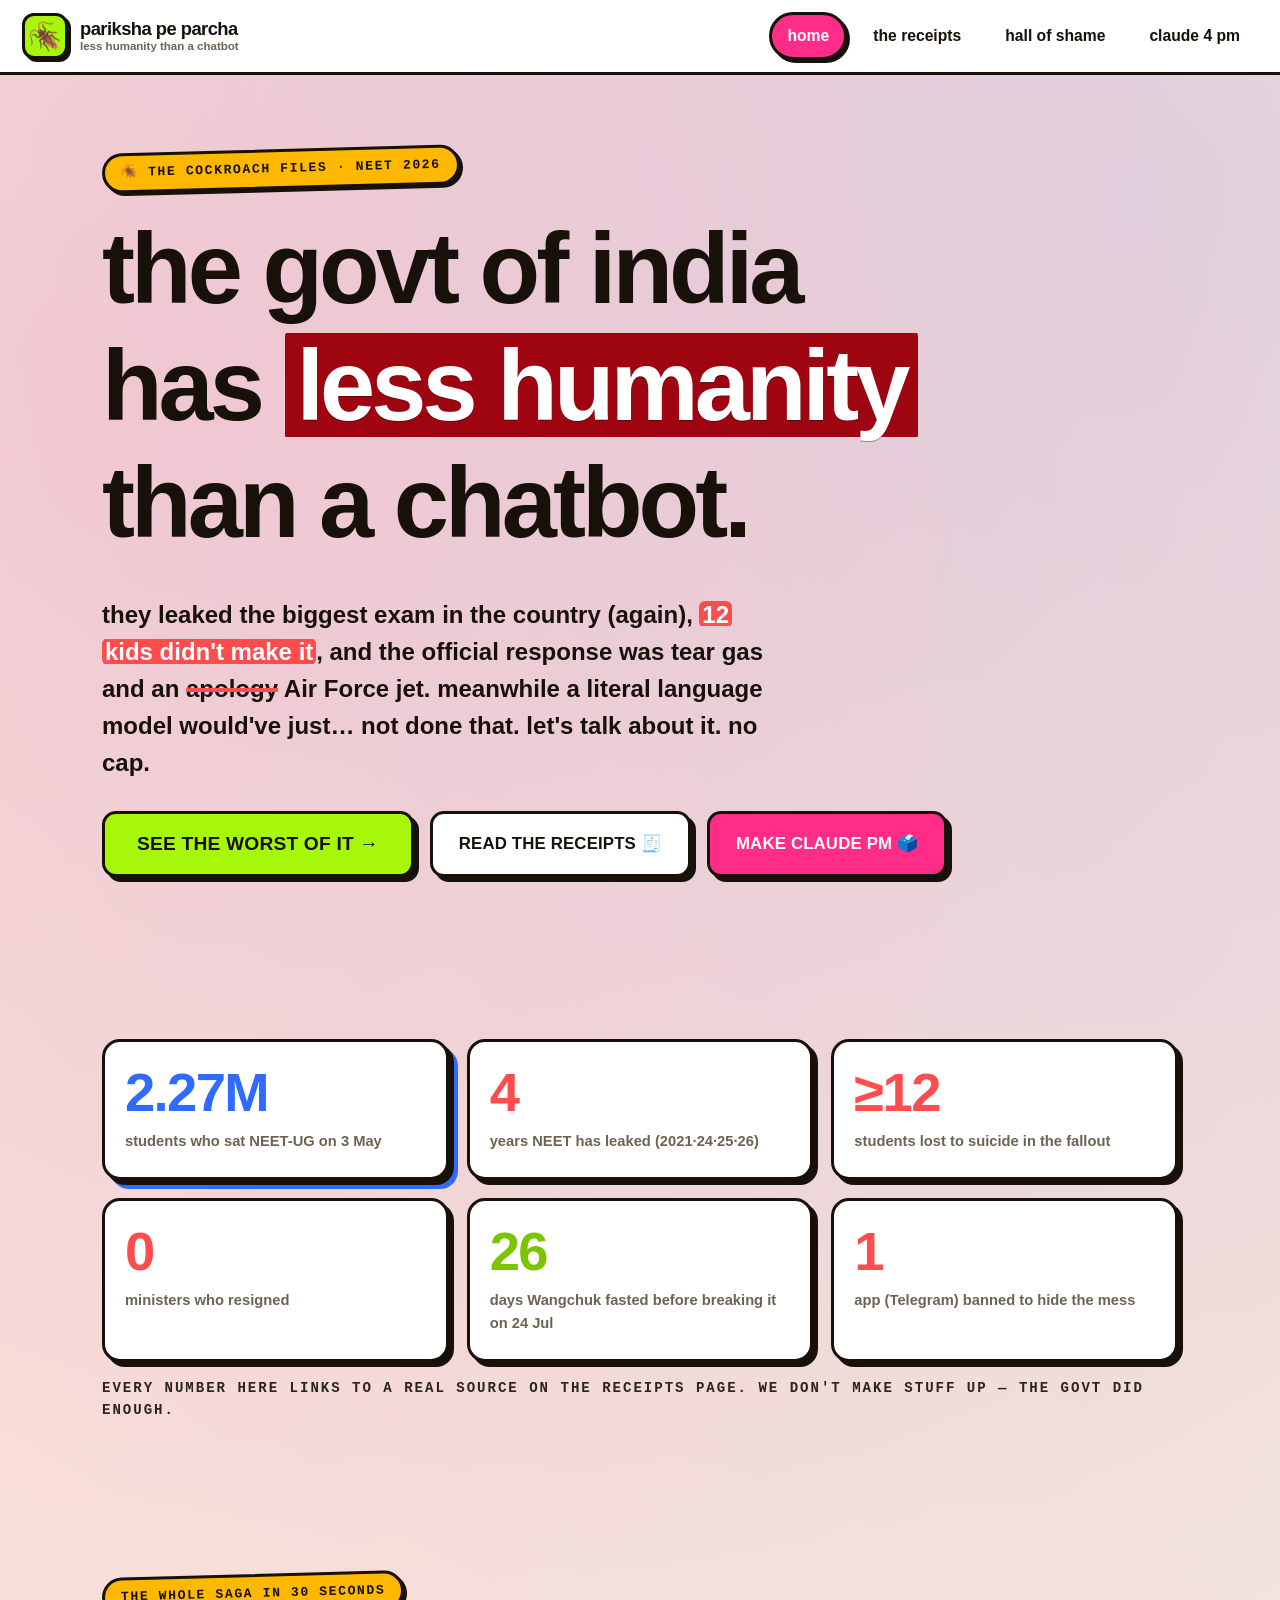
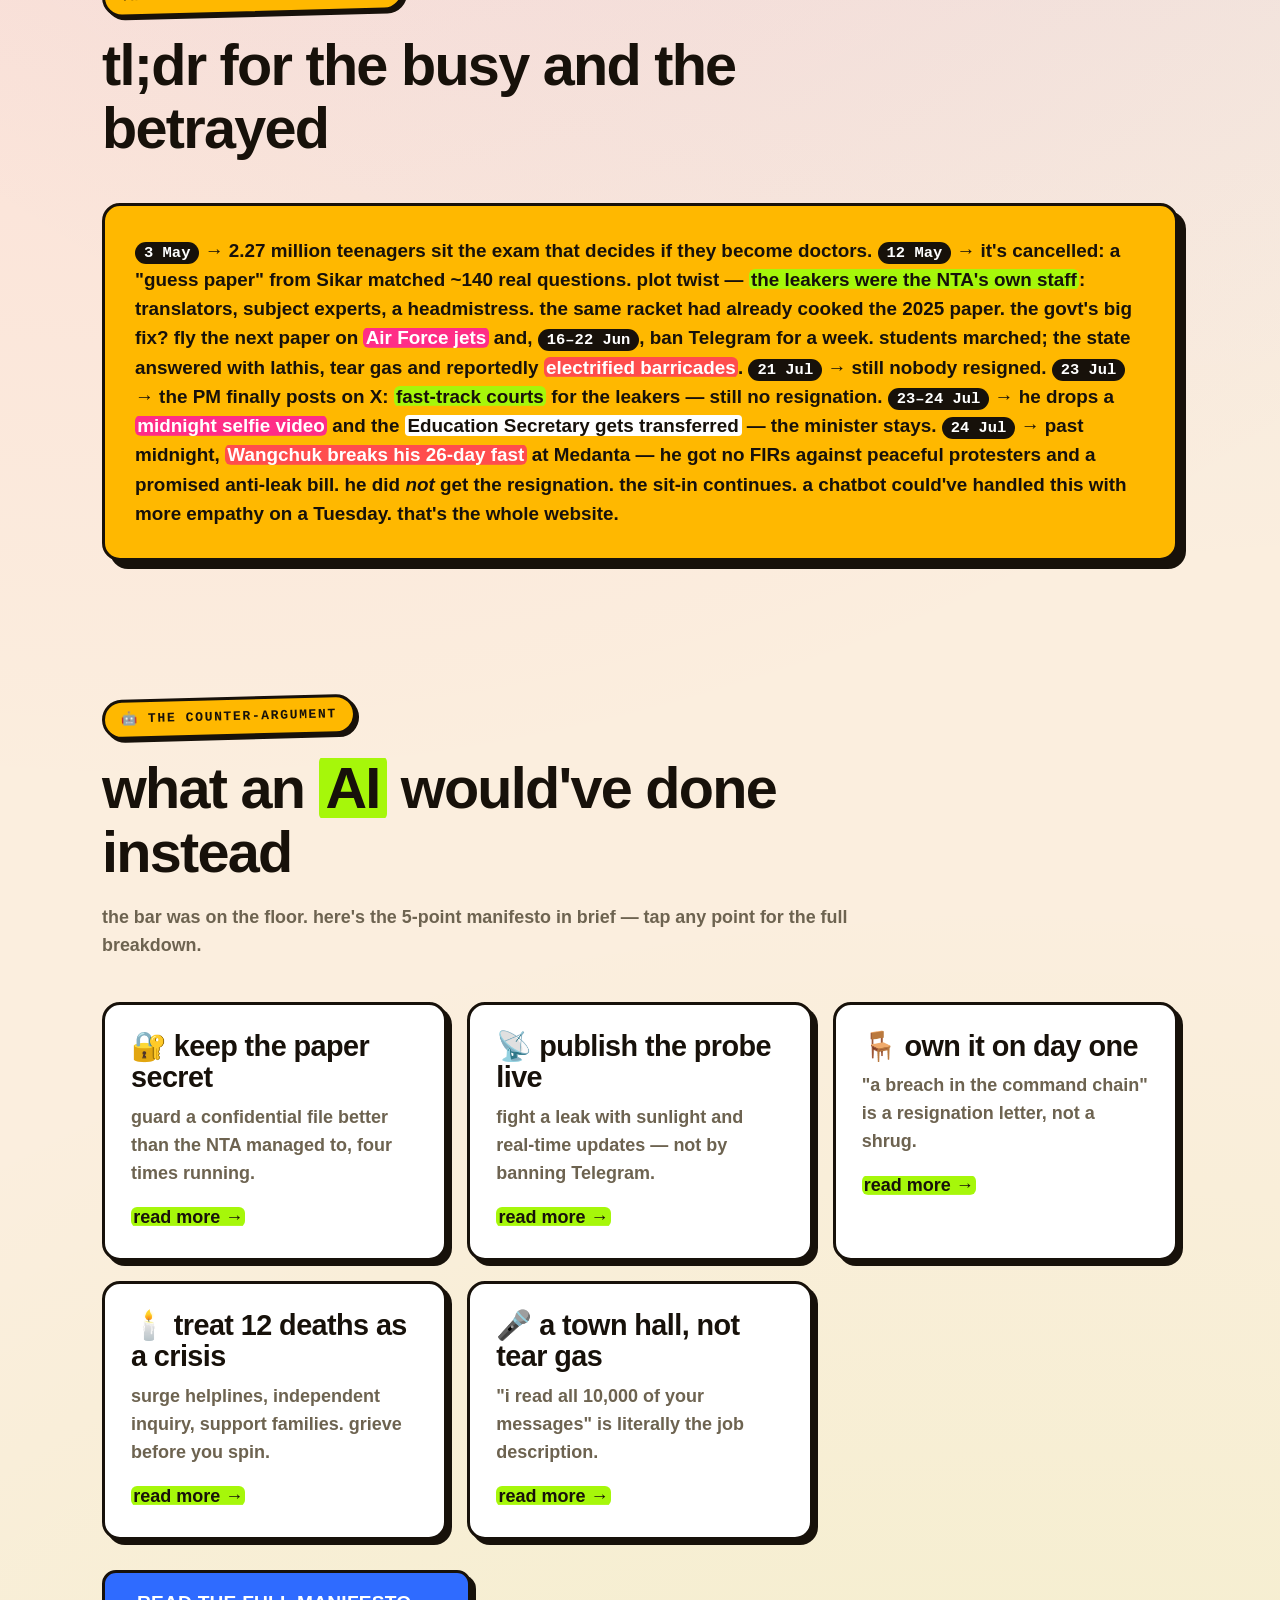
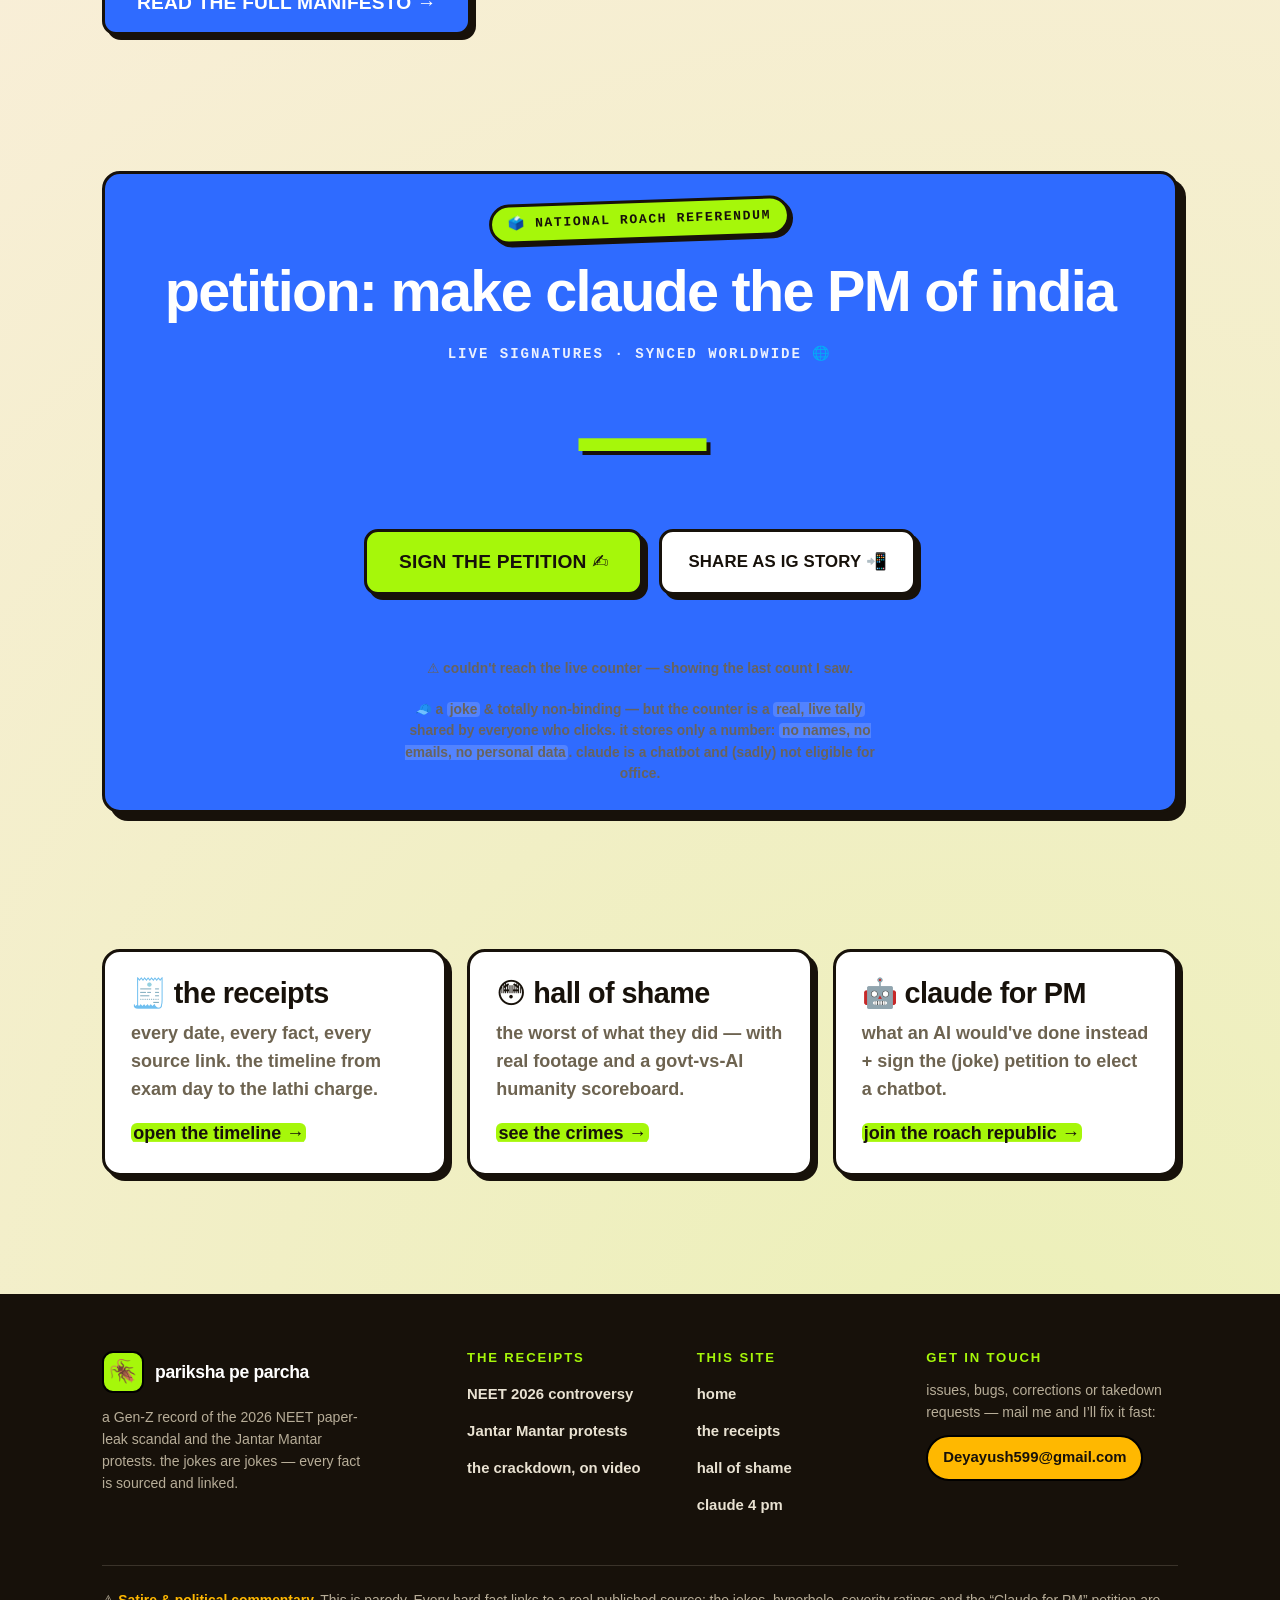
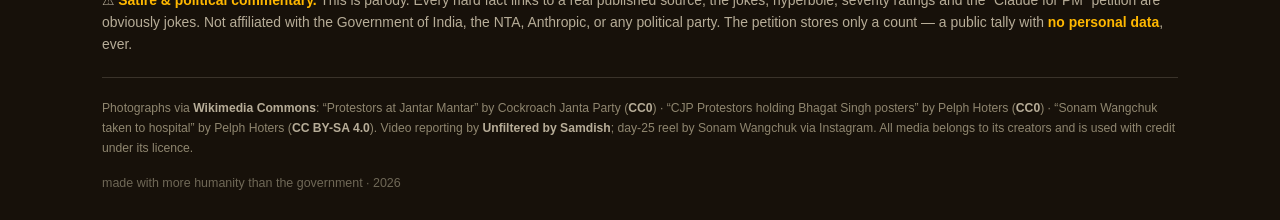
<file: index.html>
<!DOCTYPE html>
<html lang="en">
<head>
  <meta charset="UTF-8" />
  <meta name="viewport" content="width=device-width, initial-scale=1" />
  <meta http-equiv="Content-Security-Policy" content="default-src 'self'; script-src 'self' https://gc.zgo.at; style-src 'self' 'unsafe-inline'; img-src 'self' data: https://i.ytimg.com https://*.goatcounter.com; frame-src https://www.youtube-nocookie.com https://www.youtube.com; connect-src 'self' https://abacus.jasoncameron.dev https://*.goatcounter.com; font-src 'self'; base-uri 'self'; form-action 'self'; object-src 'none'" />
  <meta name="referrer" content="strict-origin-when-cross-origin" />
  <title>pariksha pe parcha 🪳 — the NEET 2026 roast</title>
  <meta name="description" content="A Gen-Z satire receipt-drop on how the Government of India handled the 2026 NEET paper-leak scandal. Real sources, harsh jokes." />
  <link rel="stylesheet" href="css/style.css" />
  <link rel="icon" href="data:image/svg+xml,<svg xmlns='http://www.w3.org/2000/svg' viewBox='0 0 100 100'><text y='.9em' font-size='90'>🪳</text></svg>" />
</head>
<body>
  <a class="skip" href="#main">skip to content</a>

  <!-- ===== NAV (duplicated across pages) ===== -->
  <header class="nav">
    <a class="brand" href="index.html">
      <span class="roach" data-roach-trigger title="do not click. or do.">🪳</span>
      <span><b>pariksha pe parcha</b><br><small>less humanity than a chatbot</small></span>
    </a>
    <button class="burger" aria-label="Toggle menu" aria-expanded="false" aria-controls="navlinks">
      <span></span><span></span><span></span>
    </button>
    <nav id="navlinks" class="navlinks" aria-label="Primary">
      <a href="index.html" aria-current="page">home</a>
      <a href="timeline.html">the receipts</a>
      <a href="crimes.html">hall of shame</a>
      <a href="claude-pm.html">claude 4 pm</a>
    </nav>
  </header>

  <main id="main">
    <!-- ===== HERO ===== -->
    <section class="hero">
      <div class="wrap">
        <span class="eyebrow">🪳 the cockroach files · NEET 2026</span>
        <h1>the govt of india has <span class="hl-blood">less humanity</span> than a chatbot.</h1>
        <p class="lede">
          they leaked the biggest exam in the country (again), <span class="hl-red">12 kids didn't make it</span>,
          and the official response was tear gas and an <span class="strike">apology</span> Air Force jet.
          meanwhile a literal language model would've just… not done that. let's talk about it. no cap.
        </p>
        <div class="btn-row">
          <a class="btn" href="crimes.html">see the worst of it →</a>
          <a class="btn ghost" href="timeline.html">read the receipts 🧾</a>
          <a class="btn pink" href="claude-pm.html">make claude PM 🗳️</a>
        </div>
      </div>
    </section>

    <!-- ===== STAT COUNTERS ===== -->
    <section aria-label="The numbers">
      <div class="wrap">
        <div class="stats">
          <div class="stat big">
            <div class="num" data-to="2.27" data-decimals="2" data-suffix="M">0</div>
            <div class="lbl">students who sat NEET-UG on 3 May</div>
          </div>
          <div class="stat bad">
            <div class="num" data-to="4">0</div>
            <div class="lbl">years NEET has leaked (2021·24·25·26)</div>
          </div>
          <div class="stat bad">
            <div class="num" data-to="12" data-prefix="≥">0</div>
            <div class="lbl">students lost to suicide in the fallout</div>
          </div>
          <div class="stat bad">
            <div class="num" data-to="0">0</div>
            <div class="lbl">ministers who resigned</div>
          </div>
          <div class="stat big">
            <div class="num" data-to="26">0</div>
            <div class="lbl">days Wangchuk fasted before breaking it on 24 Jul</div>
          </div>
          <div class="stat bad">
            <div class="num" data-to="1">0</div>
            <div class="lbl">app (Telegram) banned to hide the mess</div>
          </div>
        </div>
        <p class="counter-lbl" style="margin-top:16px">every number here links to a real source on the receipts page. we don't make stuff up — the govt did enough.</p>
      </div>
    </section>

    <!-- ===== TL;DR ===== -->
    <section aria-label="Summary">
      <div class="wrap">
        <div class="section-head">
          <span class="eyebrow">the whole saga in 30 seconds</span>
          <h2>tl;dr for the busy and the betrayed</h2>
        </div>
        <div class="tldr">
          <p>
            <span class="d">3 May</span> → 2.27 million teenagers sit the exam that decides if they become doctors.
            <span class="d">12 May</span> → it's cancelled: a "guess paper" from Sikar matched ~140 real questions.
            plot twist — <b class="hl">the leakers were the NTA's own staff</b>: translators, subject experts, a headmistress.
            the same racket had already cooked the 2025 paper. the govt's big fix? fly the next paper on
            <b class="hl-pink">Air Force jets</b> and, <span class="d">16–22 Jun</span>, ban Telegram for a week.
            students marched; the state answered with lathis, tear gas and reportedly
            <b class="hl-red">electrified barricades</b>. <span class="d">21 Jul</span> → still nobody resigned.
            <span class="d">23 Jul</span> → the PM finally posts on X: <b class="hl">fast-track courts</b> for the leakers — still no resignation.
            <span class="d">23–24 Jul</span> → he drops a <b class="hl-pink">midnight selfie video</b> and the <b>Education Secretary gets transferred</b> — the minister stays.
            <span class="d">24 Jul</span> → past midnight, <b class="hl-red">Wangchuk breaks his 26-day fast</b> at Medanta — he got no FIRs against peaceful protesters and a promised anti-leak bill. he did <em>not</em> get the resignation. the sit-in continues.
            a chatbot could've handled this with more empathy on a Tuesday. that's the whole website.
          </p>
        </div>
      </div>
    </section>

    <!-- ===== MANIFESTO INSIGHTS (preview) ===== -->
    <section aria-label="What Claude would have done">
      <div class="wrap">
        <div class="section-head">
          <span class="eyebrow">🤖 the counter-argument</span>
          <h2>what an <span class="hl">AI</span> would've done instead</h2>
          <p>the bar was on the floor. here's the 5-point manifesto in brief — tap any point for the full breakdown.</p>
        </div>
        <div class="grid cols-3">
          <a class="card" href="claude-pm.html">
            <h3>🔐 keep the paper secret</h3>
            <p>guard a confidential file better than the NTA managed to, four times running.</p>
            <span class="hl">read more →</span>
          </a>
          <a class="card" href="claude-pm.html">
            <h3>📡 publish the probe live</h3>
            <p>fight a leak with sunlight and real-time updates — not by banning Telegram.</p>
            <span class="hl">read more →</span>
          </a>
          <a class="card" href="claude-pm.html">
            <h3>🪑 own it on day one</h3>
            <p>"a breach in the command chain" is a resignation letter, not a shrug.</p>
            <span class="hl">read more →</span>
          </a>
          <a class="card" href="claude-pm.html">
            <h3>🕯️ treat 12 deaths as a crisis</h3>
            <p>surge helplines, independent inquiry, support families. grieve before you spin.</p>
            <span class="hl">read more →</span>
          </a>
          <a class="card" href="claude-pm.html">
            <h3>🎤 a town hall, not tear gas</h3>
            <p>"i read all 10,000 of your messages" is literally the job description.</p>
            <span class="hl">read more →</span>
          </a>
        </div>
        <div class="btn-row">
          <a class="btn blue" href="claude-pm.html">read the full manifesto →</a>
        </div>
      </div>
    </section>

    <!-- ===== PETITION (live, homepage) ===== -->
    <section aria-label="Petition">
      <div class="wrap">
        <div class="card petition">
          <span class="eyebrow">🗳️ national roach referendum</span>
          <h2>petition: make claude the PM of india</h2>
          <div class="counter-lbl">live signatures · synced worldwide 🌐</div>
          <div class="counter" id="counter" aria-live="polite">…</div>
          <div class="btn-row" style="justify-content:center">
            <button class="btn" id="sign-btn">sign the petition ✍️</button>
            <button class="btn ghost" id="share-btn">share as IG story 📲</button>
          </div>
          <p class="you-are" id="you-are" aria-live="polite"></p>
          <p id="petition-status" class="joke-note" role="status"></p>
          <p class="joke-note">🧢 a <b>joke</b> &amp; totally non-binding — but the counter is a <b>real, live tally</b> shared by everyone who clicks. it stores only a number: <b>no names, no emails, no personal data</b>. claude is a chatbot and (sadly) not eligible for office.</p>
        </div>
      </div>
    </section>

    <!-- ===== WHERE TO NEXT ===== -->
    <section aria-label="Explore">
      <div class="wrap">
        <div class="grid cols-3">
          <a class="card" href="timeline.html" style="text-decoration:none;color:inherit">
            <h3>🧾 the receipts</h3>
            <p>every date, every fact, every source link. the timeline from exam day to the lathi charge.</p>
            <span class="hl">open the timeline →</span>
          </a>
          <a class="card" href="crimes.html" style="text-decoration:none;color:inherit">
            <h3>😳 hall of shame</h3>
            <p>the worst of what they did — with real footage and a govt-vs-AI humanity scoreboard.</p>
            <span class="hl">see the crimes →</span>
          </a>
          <a class="card" href="claude-pm.html" style="text-decoration:none;color:inherit">
            <h3>🤖 claude for PM</h3>
            <p>what an AI would've done instead + sign the (joke) petition to elect a chatbot.</p>
            <span class="hl">join the roach republic →</span>
          </a>
        </div>
      </div>
    </section>
  </main>

  <!-- ===== FOOTER (duplicated across pages) ===== -->
  <footer class="footer">
    <div class="wrap">
      <div class="foot-grid">
        <div class="foot-col foot-brand">
          <div class="foot-logo"><span class="roach">🪳</span><b>pariksha pe parcha</b></div>
          <p>a Gen-Z record of the 2026 NEET paper-leak scandal and the Jantar Mantar protests. the jokes are jokes — every fact is sourced and linked.</p>
        </div>
        <div class="foot-col">
          <h4>the receipts</h4>
          <ul>
            <li><a href="https://en.wikipedia.org/wiki/2026_NEET_controversy" target="_blank" rel="noopener">NEET 2026 controversy</a></li>
            <li><a href="https://en.wikipedia.org/wiki/2026_Delhi_Jantar_Mantar_protests" target="_blank" rel="noopener">Jantar Mantar protests</a></li>
            <li><a href="https://www.ibtimes.co.uk/indian-police-crackdown-student-protests-neet-ug-paper-leak-1809764" target="_blank" rel="noopener">the crackdown, on video</a></li>
          </ul>
        </div>
        <div class="foot-col">
          <h4>this site</h4>
          <ul>
            <li><a href="index.html">home</a></li>
            <li><a href="timeline.html">the receipts</a></li>
            <li><a href="crimes.html">hall of shame</a></li>
            <li><a href="claude-pm.html">claude 4 pm</a></li>
          </ul>
        </div>
        <div class="foot-col">
          <h4>get in touch</h4>
          <p>issues, bugs, corrections or takedown requests — mail me and I’ll fix it fast:</p>
          <a class="foot-mail" href="mailto:Deyayush599@gmail.com">Deyayush599@gmail.com</a>
        </div>
      </div>

      <p class="disclaimer">
        ⚠️ <b>Satire &amp; political commentary.</b> This is parody. Every hard fact links to a real
        published source; the jokes, hyperbole, severity ratings and the “Claude for PM” petition are
        obviously jokes. Not affiliated with the Government of India, the NTA, Anthropic, or any political
        party. The petition stores only a count — a public tally with <b>no personal data</b>, ever.
      </p>

      <div class="foot-bottom">
        <p class="credits">
          Photographs via <a href="https://commons.wikimedia.org/" target="_blank" rel="noopener">Wikimedia Commons</a>:
          “Protestors at Jantar Mantar” by Cockroach Janta Party (<a href="https://creativecommons.org/publicdomain/zero/1.0/deed.en" target="_blank" rel="noopener">CC0</a>) ·
          “CJP Protestors holding Bhagat Singh posters” by Pelph Hoters (<a href="https://creativecommons.org/publicdomain/zero/1.0/deed.en" target="_blank" rel="noopener">CC0</a>) ·
          “Sonam Wangchuk taken to hospital” by Pelph Hoters (<a href="https://creativecommons.org/licenses/by-sa/4.0" target="_blank" rel="noopener">CC BY-SA 4.0</a>).
          Video reporting by <a href="https://www.youtube.com/@UNFILTEREDbySamdish" target="_blank" rel="noopener">Unfiltered by Samdish</a>;
          day-25 reel by Sonam Wangchuk via Instagram. All media belongs to its creators and is used with credit under its licence.
        </p>
        <p class="madeby">made with more humanity than the government · 2026</p>
      </div>
    </div>
  </footer>

  <script src="js/main.js"></script>
  <script src="js/petition.js"></script>
</body>
</html>
</file>
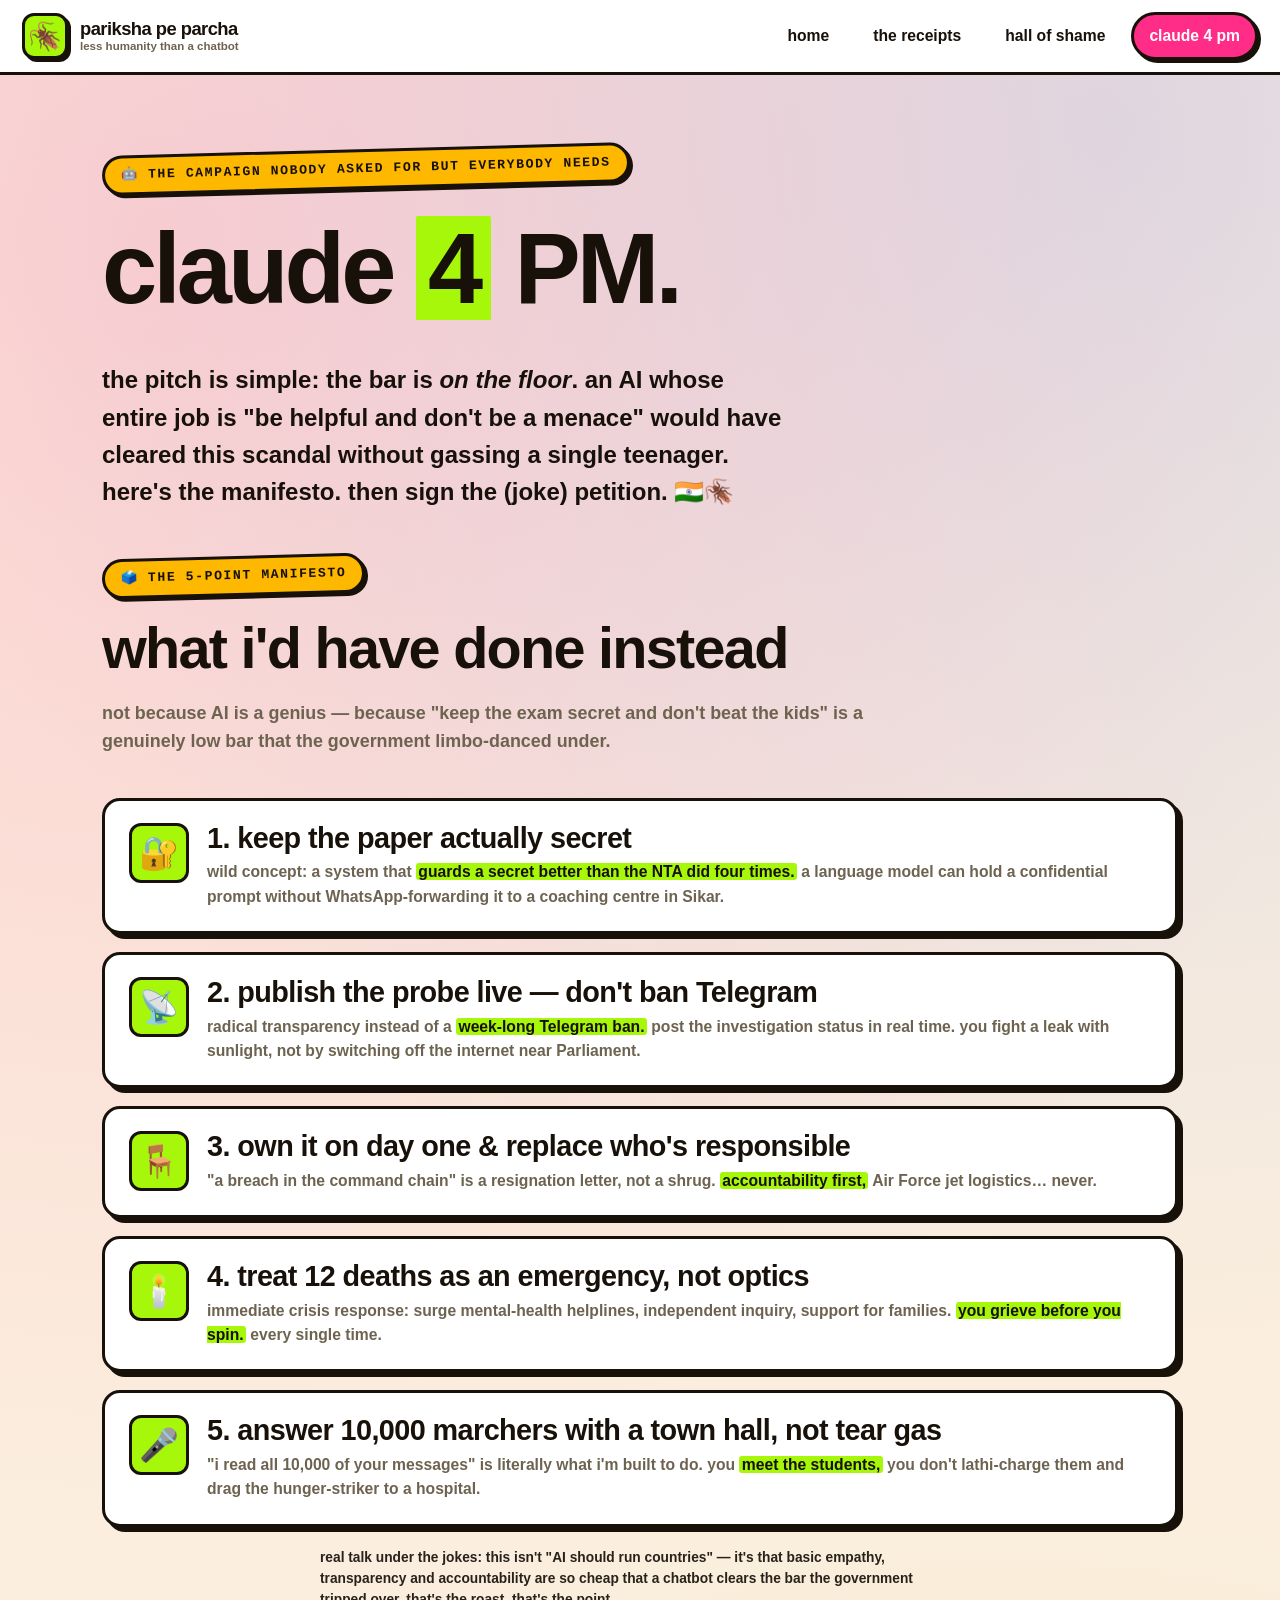
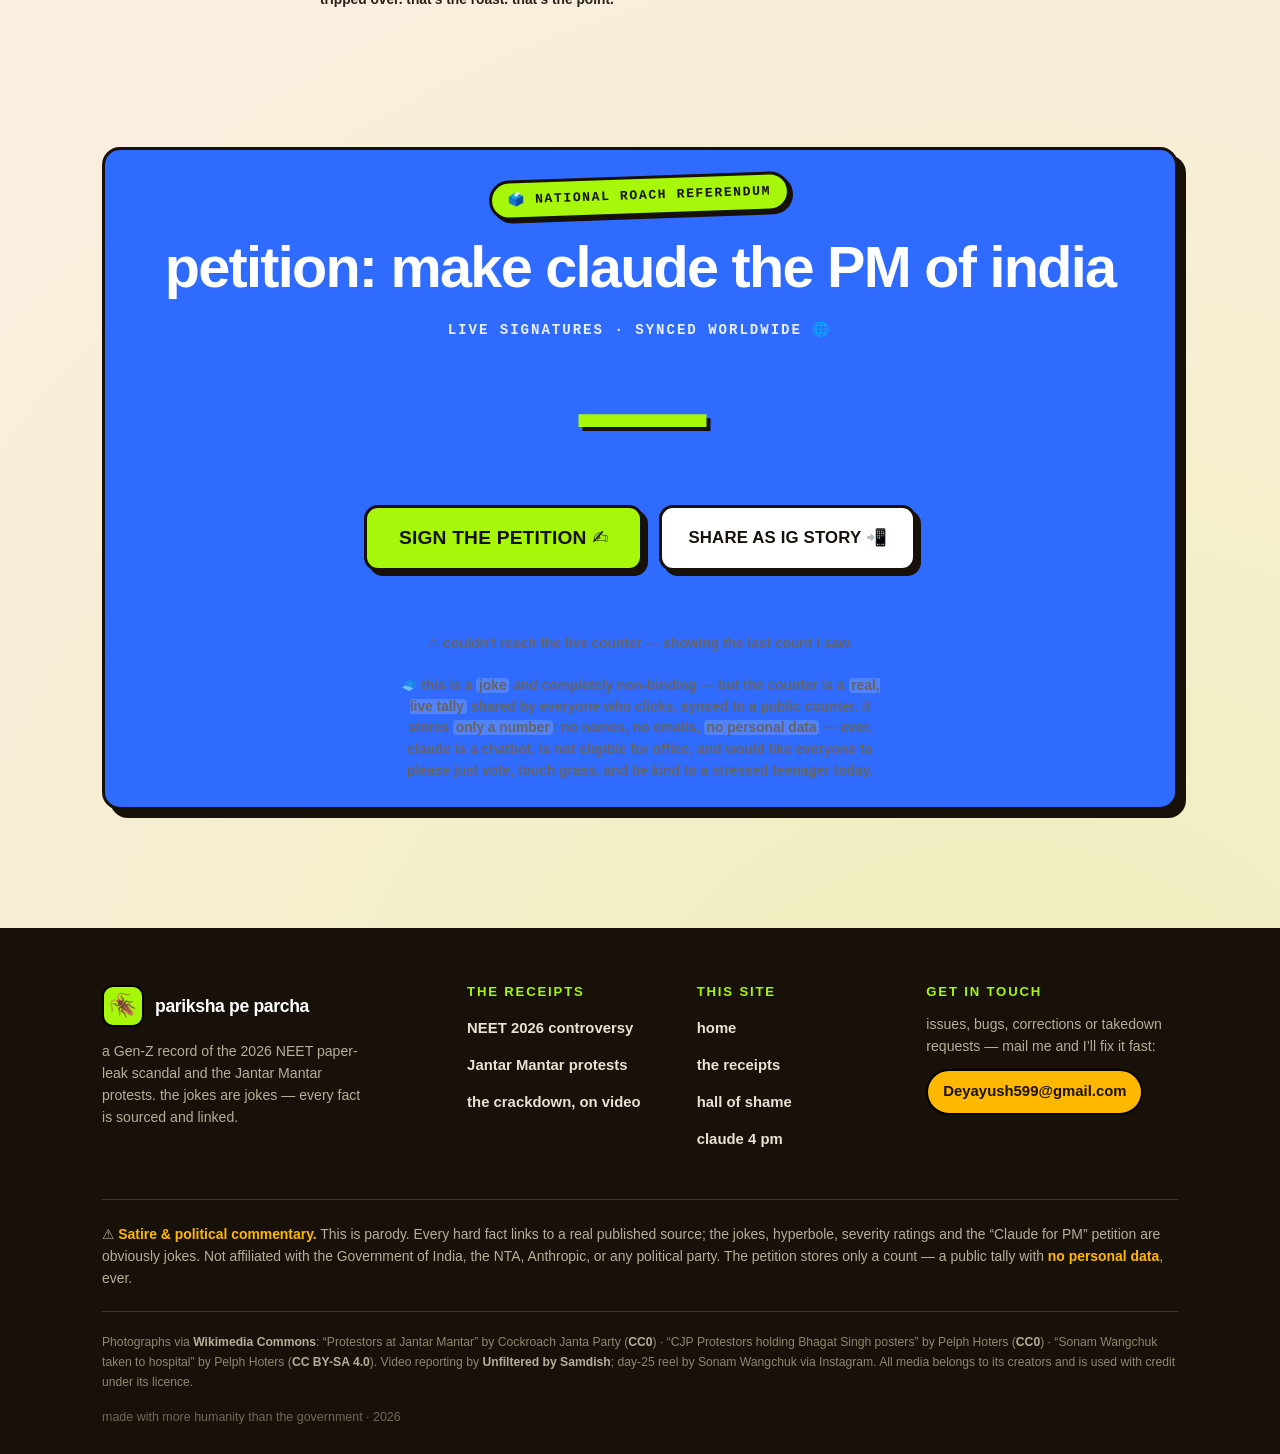
<file: claude-pm.html>
<!DOCTYPE html>
<html lang="en">
<head>
  <meta charset="UTF-8" />
  <meta name="viewport" content="width=device-width, initial-scale=1" />
  <meta http-equiv="Content-Security-Policy" content="default-src 'self'; script-src 'self' https://gc.zgo.at; style-src 'self' 'unsafe-inline'; img-src 'self' data: https://i.ytimg.com https://*.goatcounter.com; frame-src https://www.youtube-nocookie.com https://www.youtube.com; connect-src 'self' https://abacus.jasoncameron.dev https://*.goatcounter.com; font-src 'self'; base-uri 'self'; form-action 'self'; object-src 'none'" />
  <meta name="referrer" content="strict-origin-when-cross-origin" />
  <title>claude for PM 🤖🇮🇳 — the (joke) petition</title>
  <meta name="description" content="What an AI would've done instead — and a joke petition to elect a chatbot PM. 100% client-side, collects no data." />
  <link rel="stylesheet" href="css/style.css" />
  <link rel="icon" href="data:image/svg+xml,<svg xmlns='http://www.w3.org/2000/svg' viewBox='0 0 100 100'><text y='.9em' font-size='90'>🪳</text></svg>" />
</head>
<body>
  <a class="skip" href="#main">skip to content</a>

  <header class="nav">
    <a class="brand" href="index.html">
      <span class="roach" data-roach-trigger title="do not click. or do.">🪳</span>
      <span><b>pariksha pe parcha</b><br><small>less humanity than a chatbot</small></span>
    </a>
    <button class="burger" aria-label="Toggle menu" aria-expanded="false" aria-controls="navlinks">
      <span></span><span></span><span></span>
    </button>
    <nav id="navlinks" class="navlinks" aria-label="Primary">
      <a href="index.html">home</a>
      <a href="timeline.html">the receipts</a>
      <a href="crimes.html">hall of shame</a>
      <a href="claude-pm.html" aria-current="page">claude 4 pm</a>
    </nav>
  </header>

  <main id="main">
    <section class="hero" style="padding-bottom:20px">
      <div class="wrap">
        <span class="eyebrow">🤖 the campaign nobody asked for but everybody needs</span>
        <h1>claude <span class="hl">4</span> PM.</h1>
        <p class="lede">
          the pitch is simple: the bar is <em>on the floor</em>. an AI whose entire job is "be helpful and
          don't be a menace" would have cleared this scandal without gassing a single teenager.
          here's the manifesto. then sign the (joke) petition. 🇮🇳🪳
        </p>
      </div>
    </section>

    <!-- ===== MANIFESTO ===== -->
    <section aria-label="What an AI would have done" style="padding-top:10px">
      <div class="wrap">
        <div class="section-head">
          <span class="eyebrow">🗳️ the 5-point manifesto</span>
          <h2>what i'd have done instead</h2>
          <p>not because AI is a genius — because "keep the exam secret and don't beat the kids" is a genuinely low bar that the government limbo-danced under.</p>
        </div>
        <div class="manifesto">
          <div class="promise">
            <div class="k">🔐</div>
            <div>
              <h3>1. keep the paper actually secret</h3>
              <p class="g">wild concept: a system that <b>guards a secret better than the NTA did four times.</b> a language model can hold a confidential prompt without WhatsApp-forwarding it to a coaching centre in Sikar.</p>
            </div>
          </div>
          <div class="promise">
            <div class="k">📡</div>
            <div>
              <h3>2. publish the probe live — don't ban Telegram</h3>
              <p class="g">radical transparency instead of a <b>week-long Telegram ban.</b> post the investigation status in real time. you fight a leak with sunlight, not by switching off the internet near Parliament.</p>
            </div>
          </div>
          <div class="promise">
            <div class="k">🪑</div>
            <div>
              <h3>3. own it on day one &amp; replace who's responsible</h3>
              <p class="g">"a breach in the command chain" is a resignation letter, not a shrug. <b>accountability first,</b> Air Force jet logistics… never.</p>
            </div>
          </div>
          <div class="promise">
            <div class="k">🕯️</div>
            <div>
              <h3>4. treat 12 deaths as an emergency, not optics</h3>
              <p class="g">immediate crisis response: surge mental-health helplines, independent inquiry, support for families. <b>you grieve before you spin.</b> every single time.</p>
            </div>
          </div>
          <div class="promise">
            <div class="k">🎤</div>
            <div>
              <h3>5. answer 10,000 marchers with a town hall, not tear gas</h3>
              <p class="g">"i read all 10,000 of your messages" is literally what i'm built to do. you <b>meet the students,</b> you don't lathi-charge them and drag the hunger-striker to a hospital.</p>
            </div>
          </div>
        </div>
        <p class="joke-note" style="max-width:640px">
          real talk under the jokes: this isn't "AI should run countries" — it's that basic empathy,
          transparency and accountability are so cheap that a chatbot clears the bar the government tripped over.
          that's the roast. that's the point.
        </p>
      </div>
    </section>

    <!-- ===== JOKE PETITION ===== -->
    <section aria-label="Joke petition">
      <div class="wrap">
        <div class="card petition">
          <span class="eyebrow">🗳️ national roach referendum</span>
          <h2>petition: make claude the PM of india</h2>
          <div class="counter-lbl">live signatures · synced worldwide 🌐</div>
          <div class="counter" id="counter" aria-live="polite">…</div>
          <div class="btn-row" style="justify-content:center">
            <button class="btn" id="sign-btn">sign the petition ✍️</button>
            <button class="btn ghost" id="share-btn">share as IG story 📲</button>
          </div>
          <p class="you-are" id="you-are" aria-live="polite"></p>
          <p id="petition-status" class="joke-note" role="status"></p>
          <p class="joke-note">
            🧢 this is a <b>joke</b> and completely non-binding — but the counter is a <b>real, live tally</b>
            shared by everyone who clicks, synced to a public counter. it stores <b>only a number</b>:
            no names, no emails, <b>no personal data</b> — ever. claude is a chatbot, is not eligible for
            office, and would like everyone to please just vote, touch grass, and be kind to a stressed
            teenager today.
          </p>
        </div>
      </div>
    </section>
  </main>

  <footer class="footer">
    <div class="wrap">
      <div class="foot-grid">
        <div class="foot-col foot-brand">
          <div class="foot-logo"><span class="roach">🪳</span><b>pariksha pe parcha</b></div>
          <p>a Gen-Z record of the 2026 NEET paper-leak scandal and the Jantar Mantar protests. the jokes are jokes — every fact is sourced and linked.</p>
        </div>
        <div class="foot-col">
          <h4>the receipts</h4>
          <ul>
            <li><a href="https://en.wikipedia.org/wiki/2026_NEET_controversy" target="_blank" rel="noopener">NEET 2026 controversy</a></li>
            <li><a href="https://en.wikipedia.org/wiki/2026_Delhi_Jantar_Mantar_protests" target="_blank" rel="noopener">Jantar Mantar protests</a></li>
            <li><a href="https://www.ibtimes.co.uk/indian-police-crackdown-student-protests-neet-ug-paper-leak-1809764" target="_blank" rel="noopener">the crackdown, on video</a></li>
          </ul>
        </div>
        <div class="foot-col">
          <h4>this site</h4>
          <ul>
            <li><a href="index.html">home</a></li>
            <li><a href="timeline.html">the receipts</a></li>
            <li><a href="crimes.html">hall of shame</a></li>
            <li><a href="claude-pm.html">claude 4 pm</a></li>
          </ul>
        </div>
        <div class="foot-col">
          <h4>get in touch</h4>
          <p>issues, bugs, corrections or takedown requests — mail me and I’ll fix it fast:</p>
          <a class="foot-mail" href="mailto:Deyayush599@gmail.com">Deyayush599@gmail.com</a>
        </div>
      </div>

      <p class="disclaimer">
        ⚠️ <b>Satire &amp; political commentary.</b> This is parody. Every hard fact links to a real
        published source; the jokes, hyperbole, severity ratings and the “Claude for PM” petition are
        obviously jokes. Not affiliated with the Government of India, the NTA, Anthropic, or any political
        party. The petition stores only a count — a public tally with <b>no personal data</b>, ever.
      </p>

      <div class="foot-bottom">
        <p class="credits">
          Photographs via <a href="https://commons.wikimedia.org/" target="_blank" rel="noopener">Wikimedia Commons</a>:
          “Protestors at Jantar Mantar” by Cockroach Janta Party (<a href="https://creativecommons.org/publicdomain/zero/1.0/deed.en" target="_blank" rel="noopener">CC0</a>) ·
          “CJP Protestors holding Bhagat Singh posters” by Pelph Hoters (<a href="https://creativecommons.org/publicdomain/zero/1.0/deed.en" target="_blank" rel="noopener">CC0</a>) ·
          “Sonam Wangchuk taken to hospital” by Pelph Hoters (<a href="https://creativecommons.org/licenses/by-sa/4.0" target="_blank" rel="noopener">CC BY-SA 4.0</a>).
          Video reporting by <a href="https://www.youtube.com/@UNFILTEREDbySamdish" target="_blank" rel="noopener">Unfiltered by Samdish</a>;
          day-25 reel by Sonam Wangchuk via Instagram. All media belongs to its creators and is used with credit under its licence.
        </p>
        <p class="madeby">made with more humanity than the government · 2026</p>
      </div>
    </div>
  </footer>

  <script src="js/main.js"></script>
  <script src="js/petition.js"></script>
</body>
</html>
</file>
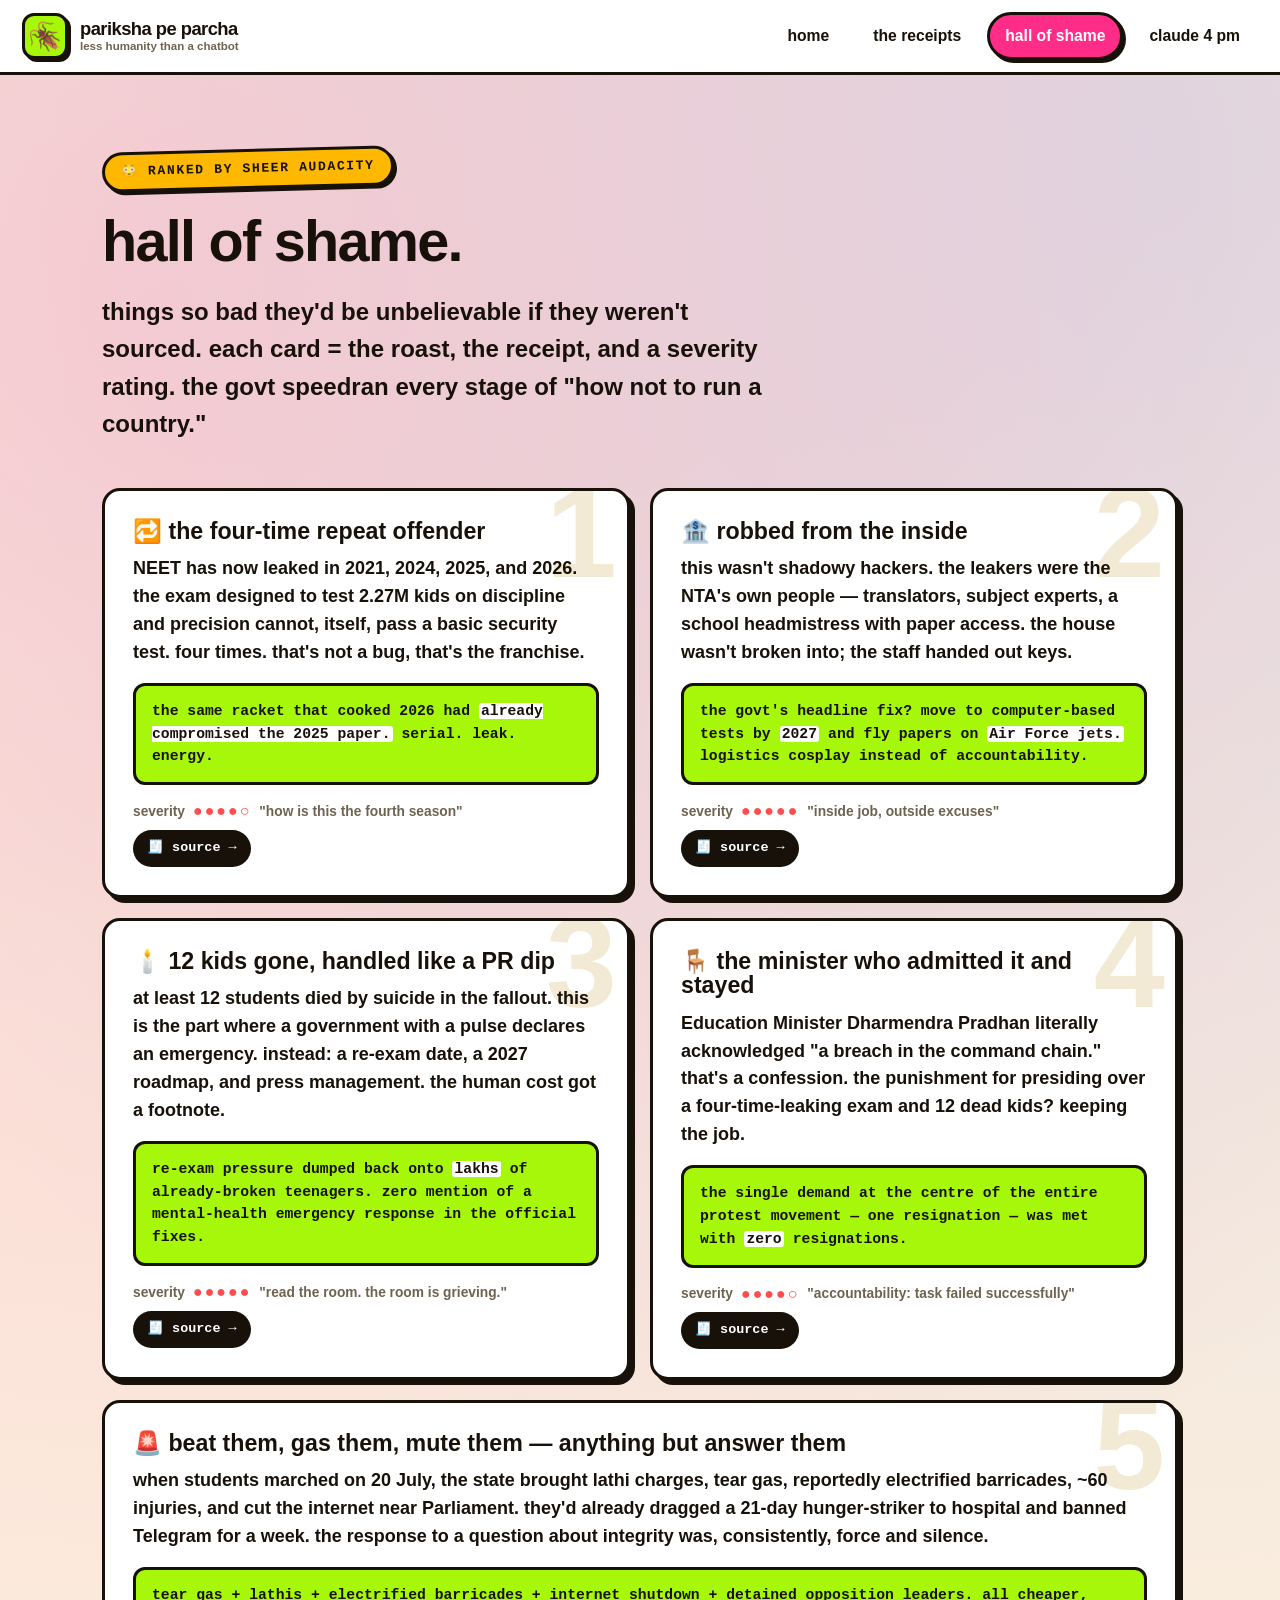
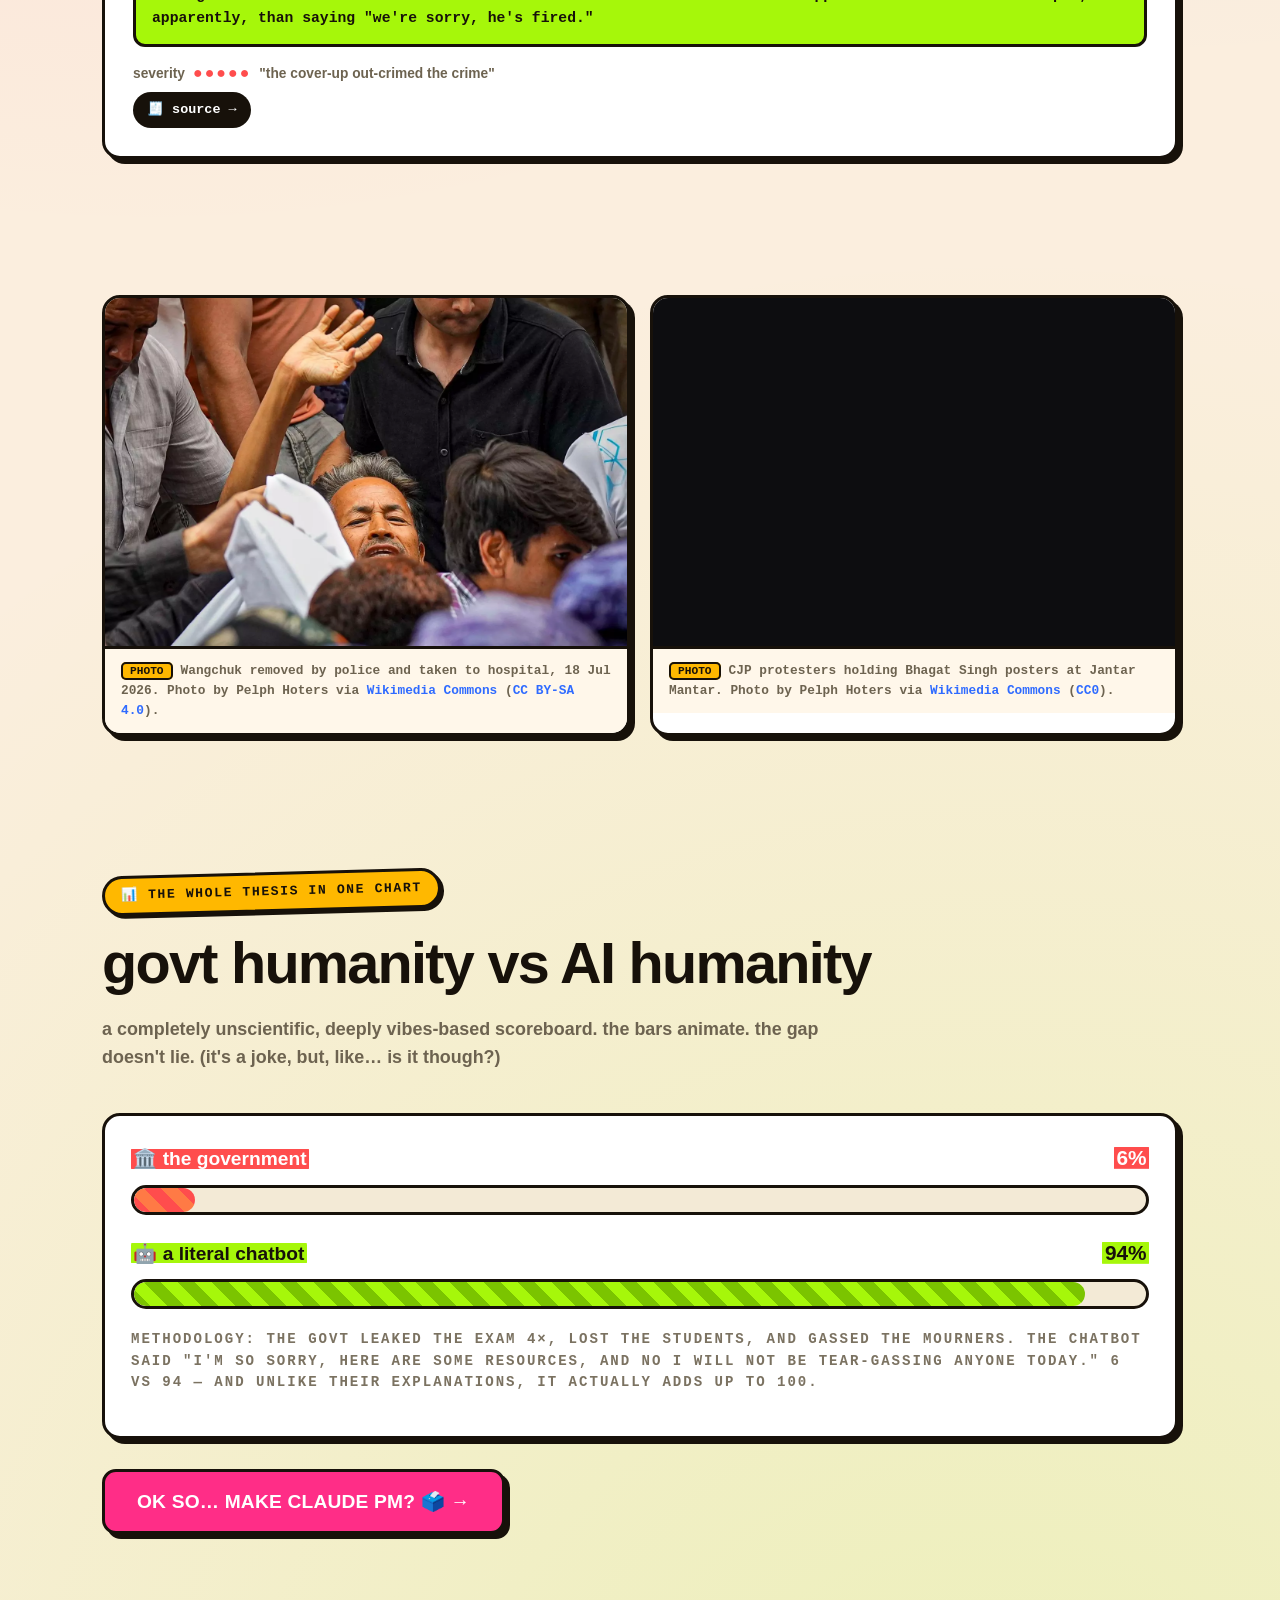
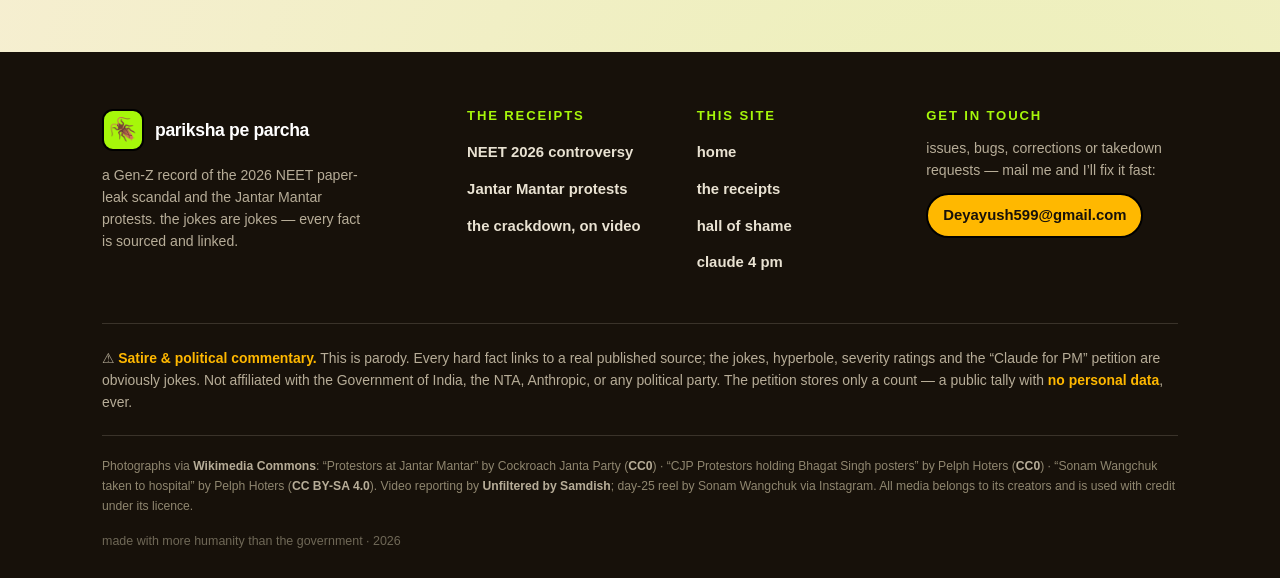
<file: crimes.html>
<!DOCTYPE html>
<html lang="en">
<head>
  <meta charset="UTF-8" />
  <meta name="viewport" content="width=device-width, initial-scale=1" />
  <meta http-equiv="Content-Security-Policy" content="default-src 'self'; script-src 'self' https://gc.zgo.at; style-src 'self' 'unsafe-inline'; img-src 'self' data: https://i.ytimg.com https://*.goatcounter.com; frame-src https://www.youtube-nocookie.com https://www.youtube.com; connect-src 'self' https://abacus.jasoncameron.dev https://*.goatcounter.com; font-src 'self'; base-uri 'self'; form-action 'self'; object-src 'none'" />
  <meta name="referrer" content="strict-origin-when-cross-origin" />
  <title>hall of shame 😳 — the worst of it</title>
  <meta name="description" content="The worst things the government did in the 2026 NEET scandal — each with a real source and a humanity scoreboard." />
  <link rel="stylesheet" href="css/style.css" />
  <link rel="icon" href="data:image/svg+xml,<svg xmlns='http://www.w3.org/2000/svg' viewBox='0 0 100 100'><text y='.9em' font-size='90'>🪳</text></svg>" />
</head>
<body>
  <a class="skip" href="#main">skip to content</a>

  <header class="nav">
    <a class="brand" href="index.html">
      <span class="roach" data-roach-trigger title="do not click. or do.">🪳</span>
      <span><b>pariksha pe parcha</b><br><small>less humanity than a chatbot</small></span>
    </a>
    <button class="burger" aria-label="Toggle menu" aria-expanded="false" aria-controls="navlinks">
      <span></span><span></span><span></span>
    </button>
    <nav id="navlinks" class="navlinks" aria-label="Primary">
      <a href="index.html">home</a>
      <a href="timeline.html">the receipts</a>
      <a href="crimes.html" aria-current="page">hall of shame</a>
      <a href="claude-pm.html">claude 4 pm</a>
    </nav>
  </header>

  <main id="main">
    <section class="hero" style="padding-bottom:20px">
      <div class="wrap">
        <span class="eyebrow">😳 ranked by sheer audacity</span>
        <h2>hall of shame.</h2>
        <p class="lede">things so bad they'd be unbelievable if they weren't sourced. each card = the roast, the receipt, and a severity rating. the govt speedran every stage of "how not to run a country."</p>
      </div>
    </section>

    <section style="padding-top:10px">
      <div class="wrap">
        <div class="grid cols-2">

          <article class="crime" data-n="1">
            <p class="roast">🔁 the four-time repeat offender</p>
            <p>NEET has now leaked in <b>2021, 2024, 2025, and 2026.</b> the exam designed to test 2.27M kids on discipline and precision cannot, itself, pass a basic security test. four times. that's not a bug, that's the franchise.</p>
            <div class="fact">the same racket that cooked 2026 had <b>already compromised the 2025 paper.</b> serial. leak. energy.</div>
            <div class="sev">severity <span class="dots">●●●●○</span> "how is this the fourth season"</div>
            <a class="receipt-link" href="https://en.wikipedia.org/wiki/2026_NEET_controversy" target="_blank" rel="noopener">🧾 source →</a>
          </article>

          <article class="crime" data-n="2">
            <p class="roast">🏦 robbed from the inside</p>
            <p>this wasn't shadowy hackers. the leakers were the NTA's <b>own people</b> — translators, subject experts, a school headmistress with paper access. the house wasn't broken into; the staff handed out keys.</p>
            <div class="fact">the govt's headline fix? move to computer-based tests by <b>2027</b> and fly papers on <b>Air Force jets.</b> logistics cosplay instead of accountability.</div>
            <div class="sev">severity <span class="dots">●●●●●</span> "inside job, outside excuses"</div>
            <a class="receipt-link" href="https://en.wikipedia.org/wiki/2026_NEET_controversy" target="_blank" rel="noopener">🧾 source →</a>
          </article>

          <article class="crime" data-n="3">
            <p class="roast">🕯️ 12 kids gone, handled like a PR dip</p>
            <p><b>at least 12 students</b> died by suicide in the fallout. this is the part where a government with a pulse declares an emergency. instead: a re-exam date, a 2027 roadmap, and press management. the human cost got a footnote.</p>
            <div class="fact">re-exam pressure dumped back onto <b>lakhs</b> of already-broken teenagers. zero mention of a mental-health emergency response in the official fixes.</div>
            <div class="sev">severity <span class="dots">●●●●●</span> "read the room. the room is grieving."</div>
            <a class="receipt-link" href="https://en.wikipedia.org/wiki/2026_NEET_controversy" target="_blank" rel="noopener">🧾 source →</a>
          </article>

          <article class="crime" data-n="4">
            <p class="roast">🪑 the minister who admitted it and stayed</p>
            <p>Education Minister Dharmendra Pradhan literally acknowledged <b>"a breach in the command chain."</b> that's a confession. the punishment for presiding over a four-time-leaking exam and 12 dead kids? <b>keeping the job.</b></p>
            <div class="fact">the single demand at the centre of the entire protest movement — one resignation — was met with <b>zero</b> resignations.</div>
            <div class="sev">severity <span class="dots">●●●●○</span> "accountability: task failed successfully"</div>
            <a class="receipt-link" href="https://www.deccanherald.com/india/delhi/cjp-protest-govt-ready-to-discuss-issues-related-to-neet-exam-after-thousands-gather-at-delhi-4082410" target="_blank" rel="noopener">🧾 source →</a>
          </article>

          <article class="crime" data-n="5" style="grid-column:1/-1">
            <p class="roast">🚨 beat them, gas them, mute them — anything but answer them</p>
            <p>when students marched on 20 July, the state brought <b>lathi charges, tear gas, reportedly electrified barricades</b>, ~60 injuries, and <b>cut the internet near Parliament.</b> they'd already <b>dragged a 21-day hunger-striker to hospital</b> and <b>banned Telegram for a week.</b> the response to a question about integrity was, consistently, force and silence.</p>
            <div class="fact">tear gas + lathis + electrified barricades + internet shutdown + detained opposition leaders. all cheaper, apparently, than saying "we're sorry, he's fired."</div>
            <div class="sev">severity <span class="dots">●●●●●</span> "the cover-up out-crimed the crime"</div>
            <a class="receipt-link" href="https://www.ibtimes.co.uk/indian-police-crackdown-student-protests-neet-ug-paper-leak-1809764" target="_blank" rel="noopener">🧾 source →</a>
          </article>

        </div>
      </div>
    </section>

    <!-- real photographs — freely licensed, credited in the footer -->
    <section aria-label="Photographs from the protests">
      <div class="wrap">
        <div class="grid cols-2">
          <figure class="illus">
            <img src="img/wangchuk-taken-to-hospital.webp" width="1500" height="900" loading="lazy" decoding="async"
                 alt="Police carry activist Sonam Wangchuk away from the Jantar Mantar protest site to hospital on 18 July 2026, after 21 days of hunger strike.">
            <figcaption><span class="tag">photo</span>Wangchuk removed by police and taken to hospital, 18 Jul 2026. Photo by Pelph Hoters via <a href="https://commons.wikimedia.org/wiki/File:Sonam_Wangchuk_taken_to_hospital.webp" target="_blank" rel="noopener">Wikimedia Commons</a> (<a href="https://creativecommons.org/licenses/by-sa/4.0" target="_blank" rel="noopener">CC BY-SA 4.0</a>).</figcaption>
          </figure>
          <figure class="illus">
            <img src="img/cjp-bhagat-singh-posters.jpg" width="1200" height="800" loading="lazy" decoding="async"
                 alt="Cockroach Janta Party protesters at Jantar Mantar holding posters of freedom fighter Bhagat Singh during the 2026 NEET demonstrations.">
            <figcaption><span class="tag">photo</span>CJP protesters holding Bhagat Singh posters at Jantar Mantar. Photo by Pelph Hoters via <a href="https://commons.wikimedia.org/wiki/File:CJP_Protestors_holding_Bhagat_Singh_posters.jpg" target="_blank" rel="noopener">Wikimedia Commons</a> (<a href="https://creativecommons.org/publicdomain/zero/1.0/deed.en" target="_blank" rel="noopener">CC0</a>).</figcaption>
          </figure>
        </div>
      </div>
    </section>

    <!-- ===== HUMANITY SCOREBOARD ===== -->
    <section aria-label="Humanity scoreboard">
      <div class="wrap">
        <div class="section-head">
          <span class="eyebrow">📊 the whole thesis in one chart</span>
          <h2>govt humanity vs AI humanity</h2>
          <p>a completely unscientific, deeply vibes-based scoreboard. the bars animate. the gap doesn't lie. (it's a joke, but, like… is it though?)</p>
        </div>
        <div class="card">
          <div class="scoreboard">
            <div class="meter-row">
              <div class="top"><span class="who hl-red">🏛️ the government</span><span class="pct hl-red">6%</span></div>
              <div class="bar govt" data-fill="6"><span></span></div>
            </div>
            <div class="meter-row">
              <div class="top"><span class="who hl">🤖 a literal chatbot</span><span class="pct hl">94%</span></div>
              <div class="bar ai" data-fill="94"><span></span></div>
            </div>
          </div>
          <p class="counter-lbl" style="margin-top:20px">
            methodology: the govt leaked the exam 4×, lost the students, and gassed the mourners.
            the chatbot said "i'm so sorry, here are some resources, and no i will not be tear-gassing anyone today." 6 vs 94 — and unlike their explanations, it actually adds up to 100.
          </p>
        </div>
        <div class="btn-row">
          <a class="btn pink" href="claude-pm.html">ok so… make claude PM? 🗳️ →</a>
        </div>
      </div>
    </section>
  </main>

  <footer class="footer">
    <div class="wrap">
      <div class="foot-grid">
        <div class="foot-col foot-brand">
          <div class="foot-logo"><span class="roach">🪳</span><b>pariksha pe parcha</b></div>
          <p>a Gen-Z record of the 2026 NEET paper-leak scandal and the Jantar Mantar protests. the jokes are jokes — every fact is sourced and linked.</p>
        </div>
        <div class="foot-col">
          <h4>the receipts</h4>
          <ul>
            <li><a href="https://en.wikipedia.org/wiki/2026_NEET_controversy" target="_blank" rel="noopener">NEET 2026 controversy</a></li>
            <li><a href="https://en.wikipedia.org/wiki/2026_Delhi_Jantar_Mantar_protests" target="_blank" rel="noopener">Jantar Mantar protests</a></li>
            <li><a href="https://www.ibtimes.co.uk/indian-police-crackdown-student-protests-neet-ug-paper-leak-1809764" target="_blank" rel="noopener">the crackdown, on video</a></li>
          </ul>
        </div>
        <div class="foot-col">
          <h4>this site</h4>
          <ul>
            <li><a href="index.html">home</a></li>
            <li><a href="timeline.html">the receipts</a></li>
            <li><a href="crimes.html">hall of shame</a></li>
            <li><a href="claude-pm.html">claude 4 pm</a></li>
          </ul>
        </div>
        <div class="foot-col">
          <h4>get in touch</h4>
          <p>issues, bugs, corrections or takedown requests — mail me and I’ll fix it fast:</p>
          <a class="foot-mail" href="mailto:Deyayush599@gmail.com">Deyayush599@gmail.com</a>
        </div>
      </div>

      <p class="disclaimer">
        ⚠️ <b>Satire &amp; political commentary.</b> This is parody. Every hard fact links to a real
        published source; the jokes, hyperbole, severity ratings and the “Claude for PM” petition are
        obviously jokes. Not affiliated with the Government of India, the NTA, Anthropic, or any political
        party. The petition stores only a count — a public tally with <b>no personal data</b>, ever.
      </p>

      <div class="foot-bottom">
        <p class="credits">
          Photographs via <a href="https://commons.wikimedia.org/" target="_blank" rel="noopener">Wikimedia Commons</a>:
          “Protestors at Jantar Mantar” by Cockroach Janta Party (<a href="https://creativecommons.org/publicdomain/zero/1.0/deed.en" target="_blank" rel="noopener">CC0</a>) ·
          “CJP Protestors holding Bhagat Singh posters” by Pelph Hoters (<a href="https://creativecommons.org/publicdomain/zero/1.0/deed.en" target="_blank" rel="noopener">CC0</a>) ·
          “Sonam Wangchuk taken to hospital” by Pelph Hoters (<a href="https://creativecommons.org/licenses/by-sa/4.0" target="_blank" rel="noopener">CC BY-SA 4.0</a>).
          Video reporting by <a href="https://www.youtube.com/@UNFILTEREDbySamdish" target="_blank" rel="noopener">Unfiltered by Samdish</a>;
          day-25 reel by Sonam Wangchuk via Instagram. All media belongs to its creators and is used with credit under its licence.
        </p>
        <p class="madeby">made with more humanity than the government · 2026</p>
      </div>
    </div>
  </footer>

  <script src="js/main.js"></script>
</body>
</html>
</file>
<file: css/style.css>
/* ===========================================================================
   "pariksha pe parcha" — NEO-BRUTALIST POP theme
   Bright, chunky, flashy. Hard offset shadows, thick borders, pressable UX,
   loud color, strict type hierarchy. Mobile-first. No external assets.
   NB: SVG illustrations reference --lime/--pink/--red/--amber — keep them vivid.
   =========================================================================== */

:root {
  /* surfaces */
  --bg:      #fbeede;     /* warm cream canvas */
  --bg-soft: #fff7ea;
  --paper:   #ffffff;     /* card surface */
  --ink:     #17110a;     /* near-black — text + borders */
  --muted:   #6d6350;     /* muted warm grey (page text only) */
  --line:    #17110a;

  /* pop accents (also used inside inline SVGs) */
  --lime:    #a6f70a;
  --lime-dim:#7bc400;
  --pink:    #ff2d87;
  --red:     #ff4d4d;
  --amber:   #ffb800;
  --blue:    #2f6bff;
  --purple:  #8b3dff;
  --cyan:    #00d6bd;
  --blood:   #9e0511;   /* bloodbath red — hero accent for Jantar Mantar */

  /* legacy names kept so nothing references undefined vars */
  --bg-2:    #ffffff;
  --bg-3:    #f3ead6;

  /* brutalist hard shadows */
  --sh-sm: 3px 3px 0 var(--ink);
  --sh:    5px 5px 0 var(--ink);
  --sh-lg: 8px 8px 0 var(--ink);

  --radius: 18px;
  --maxw: 1120px;
  --bw: 3px;                 /* border weight */
  --mono: ui-monospace, "SFMono-Regular", "Cascadia Code", Menlo, Consolas, monospace;
  --sans: "Helvetica Neue", Helvetica, Arial, system-ui, -apple-system, "Segoe UI", Roboto, sans-serif;
  --display: "Arial Black", "Helvetica Neue", Helvetica, Arial, system-ui, sans-serif;
}

* { box-sizing: border-box; }
html { -webkit-text-size-adjust: 100%; scroll-behavior: smooth; }

body {
  margin: 0;
  background: var(--bg);
  color: var(--ink);
  font-family: var(--sans);
  font-size: 18px;
  line-height: 1.55;
  overflow-x: hidden;
  -webkit-font-smoothing: antialiased;
  background-image:
    radial-gradient(circle at 12% 8%, color-mix(in srgb, var(--pink) 16%, transparent), transparent 42%),
    radial-gradient(circle at 88% 4%, color-mix(in srgb, var(--blue) 14%, transparent), transparent 40%),
    radial-gradient(circle at 78% 92%, color-mix(in srgb, var(--lime) 18%, transparent), transparent 45%);
}

img, svg { max-width: 100%; height: auto; }
a { color: var(--ink); text-decoration: none; font-weight: 700; }
a:hover { text-decoration: underline; text-decoration-thickness: 3px; }
:focus-visible { outline: 4px solid var(--blue); outline-offset: 3px; border-radius: 6px; }

.wrap { width: 100%; max-width: var(--maxw); margin-inline: auto; padding-inline: 22px; }

.skip { position: absolute; left: -999px; top: 0; z-index: 1000; background: var(--ink); color: #fff; padding: 12px 18px; font-weight: 900; border-radius: 0 0 12px 0; }
.skip:focus { left: 0; top: 0; }

/* ---------- TYPE HIERARCHY -------------------------------------------- */
h1, h2, h3, h4 { font-family: var(--display); line-height: 1.1; letter-spacing: -0.02em; margin: 0 0 .35em; text-transform: none; }
h1 { font-size: clamp(2.9rem, 9.5vw, 6.2rem); font-weight: 900; letter-spacing: -0.04em; }
h2 { font-size: clamp(2rem, 5.5vw, 3.6rem); font-weight: 900; letter-spacing: -0.03em; }
h3 { font-size: clamp(1.3rem, 3.2vw, 1.8rem); font-weight: 900; }
p  { margin: 0 0 1rem; }

.eyebrow {
  display: inline-block; font-family: var(--mono); font-size: .82rem; font-weight: 700;
  text-transform: uppercase; letter-spacing: .12em; color: var(--ink);
  background: var(--amber); border: var(--bw) solid var(--ink); border-radius: 999px;
  padding: 7px 16px; margin-bottom: 20px; box-shadow: var(--sh-sm); transform: rotate(-1.5deg);
}

/* highlighter-marker accents — background bounded to ~text height so it never
   bleeds onto the lines above/below, even with tight heading line-heights */
.hl, .hl-pink, .hl-red, .hl-blood {
  color: var(--ink); font-weight: 900; padding: 0 .12em; border-radius: 6px;
  background-repeat: no-repeat; background-position: 0 50%; background-size: 100% 1.05em;
  box-decoration-break: clone; -webkit-box-decoration-break: clone;
}
.hl { background-image: linear-gradient(var(--lime), var(--lime)); }
.hl-pink { background-image: linear-gradient(var(--pink), var(--pink)); color: #fff; }
.hl-red { background-image: linear-gradient(var(--red), var(--red)); color: #fff; }
.hl-blood { background-image: linear-gradient(var(--blood), var(--blood)); color: #fff; text-shadow: 0 1px 0 rgba(0,0,0,.35); }
.strike { text-decoration: line-through; text-decoration-color: var(--red); text-decoration-thickness: 4px; }

/* ---------- NAV ------------------------------------------------------- */
.nav {
  position: sticky; top: 0; z-index: 100;
  display: flex; align-items: center; justify-content: space-between; gap: 14px;
  padding: 12px 22px; background: var(--paper); border-bottom: var(--bw) solid var(--ink);
}
.brand { display: flex; align-items: center; gap: 12px; color: var(--ink); line-height: 1; }
.brand:hover { text-decoration: none; }
.brand .roach {
  font-size: 1.7rem; display: inline-grid; place-items: center; width: 46px; height: 46px;
  background: var(--lime); border: var(--bw) solid var(--ink); border-radius: 12px;
  box-shadow: var(--sh-sm); cursor: pointer; transition: transform .12s;
}
.brand .roach:hover { transform: rotate(-8deg) scale(1.08); }
.brand b { font-family: var(--display); font-size: 1.15rem; font-weight: 900; letter-spacing: -0.03em; }
.brand small { display: block; font-size: .72rem; color: var(--muted); font-weight: 700; margin-top: 2px; }

.navlinks { display: flex; gap: 8px; align-items: center; }
.navlinks a {
  color: var(--ink); font-weight: 800; font-size: .98rem; padding: 9px 15px; border-radius: 999px;
  border: var(--bw) solid transparent; transition: transform .1s;
}
.navlinks a:hover { text-decoration: none; border-color: var(--ink); background: var(--bg-soft); transform: translateY(-2px); }
.navlinks a[aria-current="page"] { background: var(--pink); color: #fff; border-color: var(--ink); box-shadow: var(--sh-sm); }

.burger {
  display: none; width: 50px; height: 50px; border: var(--bw) solid var(--ink); border-radius: 12px;
  background: var(--amber); cursor: pointer; padding: 0; flex-direction: column; gap: 5px;
  align-items: center; justify-content: center; box-shadow: var(--sh-sm);
}
.burger span { display: block; width: 24px; height: 3px; background: var(--ink); border-radius: 2px; }

@media (max-width: 820px) {
  .burger { display: flex; }
  .navlinks {
    position: fixed; inset: 76px 12px auto 12px; flex-direction: column; gap: 10px; align-items: stretch;
    background: var(--paper); border: var(--bw) solid var(--ink); border-radius: var(--radius);
    box-shadow: var(--sh-lg); padding: 12px; max-height: 0; overflow: hidden; opacity: 0;
    transition: max-height .28s ease, opacity .2s ease, padding .2s ease; padding-block: 0;
  }
  .navlinks.open { max-height: 380px; opacity: 1; padding-block: 12px; }
  .navlinks a { padding: 14px 18px; border: var(--bw) solid var(--ink); background: var(--bg-soft); text-align: center; }
  .navlinks a[aria-current="page"] { background: var(--pink); color: #fff; }
}

/* ---------- BUTTONS (chunky, pressable, sized by hierarchy) ----------- */
.btn {
  display: inline-flex; align-items: center; gap: 10px; cursor: pointer;
  font-family: var(--sans); font-weight: 900; font-size: 1.05rem; line-height: 1;
  padding: 17px 26px; border-radius: 14px; border: var(--bw) solid var(--ink);
  background: var(--lime); color: var(--ink); text-decoration: none;
  box-shadow: var(--sh); transition: transform .1s ease, box-shadow .1s ease, background .2s;
  min-height: 54px; text-transform: uppercase; letter-spacing: .01em;
}
.btn:hover { text-decoration: none; transform: translate(-2px, -2px); box-shadow: var(--sh-lg); }
.btn:active { transform: translate(3px, 3px); box-shadow: var(--sh-sm); }
.btn.ghost { background: var(--paper); }
.btn.pink  { background: var(--pink); color: #fff; }
.btn.blue  { background: var(--blue); color: #fff; }
.btn:disabled { opacity: .55; cursor: default; transform: none; box-shadow: var(--sh-sm); }

.btn-row { display: flex; flex-wrap: wrap; gap: 16px; margin-top: 30px; align-items: stretch; }
/* size hierarchy: the first CTA in a row is the loud primary */
.btn-row .btn:first-child { font-size: 1.2rem; padding: 20px 32px; min-height: 62px; }

/* ---------- SECTIONS -------------------------------------------------- */
section { padding: 68px 0; position: relative; }
.section-head { max-width: 780px; margin-bottom: 42px; }
.section-head p { color: var(--muted); font-size: 1.12rem; font-weight: 600; }

/* ---------- HERO ------------------------------------------------------ */
.hero { padding: 74px 0 46px; }
.hero h1 { text-wrap: balance; line-height: 1.18; }
.hero .lede { font-size: clamp(1.1rem, 2.6vw, 1.5rem); color: var(--ink); max-width: 680px; margin-top: 12px; font-weight: 600; }
.tm { font-size: .5em; vertical-align: super; color: var(--muted); }

/* ---------- STAT COUNTERS (each a colored sticker) -------------------- */
.stats { display: grid; grid-template-columns: repeat(3, 1fr); gap: 18px; margin-top: 48px; }
.stat {
  background: var(--paper); border: var(--bw) solid var(--ink); border-radius: var(--radius);
  padding: 24px 20px; box-shadow: var(--sh); transition: transform .12s, box-shadow .12s;
}
.stat:hover { transform: translate(-3px, -3px); box-shadow: var(--sh-lg); }
.stat .num { font-family: var(--display); font-size: clamp(2.2rem, 6.5vw, 3.4rem); font-weight: 900; line-height: 1; font-variant-numeric: tabular-nums; letter-spacing: -0.03em; }
.stat .lbl { color: var(--muted); font-size: .92rem; margin-top: 10px; font-weight: 700; }
.stats .stat:nth-child(1) { box-shadow: var(--sh), 9px 9px 0 var(--blue); }
.stats .stat:nth-child(1) .num { color: var(--blue); }
.stats .stat:nth-child(2) .num,
.stats .stat:nth-child(3) .num,
.stats .stat:nth-child(4) .num,
.stats .stat:nth-child(6) .num { color: var(--red); }
.stats .stat:nth-child(5) .num { color: var(--lime-dim); }
@media (max-width: 640px) { .stats { grid-template-columns: repeat(2, 1fr); } }

/* ---------- CARD GRIDS ------------------------------------------------ */
.grid { display: grid; gap: 20px; }
.grid.cols-2 { grid-template-columns: repeat(2, 1fr); }
.grid.cols-3 { grid-template-columns: repeat(3, 1fr); }
@media (max-width: 820px) { .grid.cols-2, .grid.cols-3 { grid-template-columns: 1fr; } }

.card {
  background: var(--paper); border: var(--bw) solid var(--ink); border-radius: var(--radius);
  padding: 26px; box-shadow: var(--sh); transition: transform .12s, box-shadow .12s;
}
a.card, .card[href] { display: block; }
.card:hover { transform: translate(-3px, -3px); box-shadow: var(--sh-lg); }
.card h3 { margin-bottom: 10px; }
.card p { color: var(--muted); font-weight: 600; }

.tldr {
  background: var(--amber); border: var(--bw) solid var(--ink); border-radius: var(--radius);
  padding: 30px; box-shadow: var(--sh-lg);
}
.tldr p { margin: 0; font-size: 1.18rem; font-weight: 700; color: var(--ink); }
.tldr b:not([class]) { background: #fff; padding: 0 .15em; border-radius: 4px; }
/* date chips inside the tl;dr so the timeline reads clearly */
.tldr .d { font-family: var(--mono); font-weight: 800; background: var(--ink); color: #fff; padding: 2px 9px; border-radius: 999px; white-space: nowrap; font-size: .82em; }

/* ---------- CRIME CARDS ----------------------------------------------- */
.crime {
  position: relative; background: var(--paper); border: var(--bw) solid var(--ink);
  border-radius: var(--radius); padding: 28px; overflow: hidden; box-shadow: var(--sh);
  transition: transform .12s, box-shadow .12s;
}
.crime:hover { transform: translate(-3px, -3px); box-shadow: var(--sh-lg); }
.crime::before {
  content: attr(data-n); position: absolute; right: 10px; top: -22px;
  font-family: var(--display); font-size: 8rem; font-weight: 900; color: var(--bg-3);
  line-height: 1; z-index: 0; pointer-events: none;
}
.crime > * { position: relative; z-index: 1; }
.crime .roast { font-family: var(--display); font-size: 1.45rem; font-weight: 900; margin: 0 0 12px; line-height: 1.05; }
.crime p { color: var(--ink); font-weight: 600; }
.crime .fact {
  font-family: var(--mono); font-size: .92rem; color: var(--ink);
  background: var(--lime); border: var(--bw) solid var(--ink); border-radius: 12px;
  padding: 14px 16px; margin: 14px 0; font-weight: 600;
}
.crime .fact b { background: #fff; padding: 0 .15em; border-radius: 3px; }
.receipt-link {
  display: inline-block; font-family: var(--mono); font-size: .84rem; font-weight: 800;
  background: var(--ink); color: #fff; padding: 8px 14px; border-radius: 999px; margin-top: 6px;
}
.receipt-link:hover { background: var(--blue); text-decoration: none; }
.sev { display: flex; align-items: center; gap: 8px; margin-top: 14px; font-size: .86rem; color: var(--muted); font-weight: 700; }
.sev .dots { letter-spacing: 2px; color: var(--red); font-size: 1rem; }

/* ---------- TIMELINE (native <details>) ------------------------------- */
.timeline { list-style: none; margin: 0; padding: 0; position: relative; }
.timeline::before { content: ""; position: absolute; left: 19px; top: 10px; bottom: 10px; width: 4px; background: var(--ink); border-radius: 2px; }
.tnode { position: relative; padding: 0 0 22px 56px; }
.tnode::before {
  content: ""; position: absolute; left: 9px; top: 22px; width: 22px; height: 22px; border-radius: 50%;
  background: var(--lime); border: var(--bw) solid var(--ink); z-index: 1;
}
.tnode.bad::before { background: var(--red); }
.tnode details {
  background: var(--paper); border: var(--bw) solid var(--ink); border-radius: var(--radius);
  overflow: hidden; box-shadow: var(--sh); transition: transform .12s, box-shadow .12s;
}
.tnode details:hover { transform: translate(-2px, -2px); box-shadow: var(--sh-lg); }
.tnode summary { cursor: pointer; list-style: none; padding: 18px 20px; display: flex; gap: 14px; align-items: center; flex-wrap: wrap; }
.tnode summary::-webkit-details-marker { display: none; }
.tnode .date { font-family: var(--mono); font-size: .82rem; color: #fff; background: var(--ink); padding: 5px 12px; border-radius: 999px; font-weight: 800; white-space: nowrap; }
.tnode.bad .date { background: var(--red); }
.tnode .head { font-family: var(--display); font-weight: 900; font-size: 1.1rem; letter-spacing: -0.01em; }
.tnode .plus { margin-left: auto; color: var(--ink); font-family: var(--display); font-size: 1.5rem; transition: transform .2s; }
.tnode details[open] .plus { transform: rotate(45deg); }
.tnode .body { padding: 0 20px 20px; color: var(--muted); font-weight: 600; }
.tnode .body p { margin: 0 0 12px; }

/* ---------- HUMANITY SCOREBOARD --------------------------------------- */
.scoreboard { display: grid; gap: 22px; }
.meter-row .top { display: flex; justify-content: space-between; align-items: baseline; margin-bottom: 10px; }
.meter-row .who { font-family: var(--display); font-weight: 900; font-size: 1.2rem; }
.meter-row .pct { font-family: var(--display); font-weight: 900; font-size: 1.3rem; }
.bar { height: 30px; border-radius: 999px; background: var(--bg-3); border: var(--bw) solid var(--ink); overflow: hidden; }
.bar > span { display: block; height: 100%; width: 0; border-radius: 999px; transition: width 1.5s cubic-bezier(.2,.9,.2,1); }
.bar.govt > span { background: repeating-linear-gradient(45deg, var(--red), var(--red) 12px, #ff7a45 12px, #ff7a45 24px); }
.bar.ai   > span { background: repeating-linear-gradient(45deg, var(--lime-dim), var(--lime-dim) 12px, var(--lime) 12px, var(--lime) 24px); }

/* ---------- ILLUSTRATION FIGURES (framed dark posters) ---------------- */
figure.illus { margin: 0; background: var(--paper); border: var(--bw) solid var(--ink); border-radius: var(--radius); overflow: hidden; box-shadow: var(--sh); }
figure.illus img { display: block; width: 100%; height: auto; aspect-ratio: 3 / 2; object-fit: cover; background: #0d0d10; }
figure.illus figcaption { font-family: var(--mono); font-size: .8rem; color: var(--muted); padding: 12px 16px; border-top: var(--bw) solid var(--ink); font-weight: 600; background: var(--bg-soft); }
figure.illus figcaption .tag { color: var(--ink); background: var(--amber); border: 2px solid var(--ink); border-radius: 5px; padding: 1px 7px; font-size: .7rem; font-weight: 800; text-transform: uppercase; margin-right: 8px; }
figure.illus figcaption a { color: var(--blue); font-weight: 700; }

/* ---------- "SEE THE REAL FOOTAGE" CARDS ------------------------------ */
.evidence { display: grid; gap: 18px; grid-template-columns: repeat(2, 1fr); }
@media (max-width: 820px) { .evidence { grid-template-columns: 1fr; } }
.ev-card { display: block; background: var(--paper); border: var(--bw) solid var(--ink); border-radius: var(--radius); padding: 20px; color: var(--ink); box-shadow: var(--sh); transition: transform .12s, box-shadow .12s; }
.ev-card:hover { text-decoration: none; transform: translate(-3px, -3px); box-shadow: var(--sh-lg); }
.ev-card .kicker { font-family: var(--mono); font-size: .74rem; color: #fff; background: var(--pink); display: inline-block; padding: 3px 10px; border-radius: 999px; text-transform: uppercase; letter-spacing: .05em; font-weight: 800; }
.ev-card .t { font-family: var(--display); font-weight: 900; margin: 12px 0 8px; font-size: 1.1rem; line-height: 1.1; }
.ev-card .src { color: var(--muted); font-size: .84rem; font-family: var(--mono); font-weight: 600; }
.ev-card .go { color: var(--blue); font-weight: 900; font-size: .9rem; margin-top: 8px; display: inline-block; }

.photo-slot { border: var(--bw) dashed var(--ink); border-radius: var(--radius); padding: 34px; text-align: center; color: var(--muted); font-family: var(--mono); font-size: .88rem; background: var(--bg-soft); font-weight: 600; }
.photo-slot code { background: var(--ink); color: #fff; padding: 2px 6px; border-radius: 5px; }

/* ---------- YOUTUBE EMBEDS (playable, responsive 16:9) ---------------- */
.embed-grid { display: grid; gap: 22px; grid-template-columns: repeat(2, 1fr); align-items: start; }
@media (max-width: 820px) { .embed-grid { grid-template-columns: 1fr; } }
.embed-card { background: var(--paper); border: var(--bw) solid var(--ink); border-radius: var(--radius); box-shadow: var(--sh); overflow: hidden; transition: transform .12s, box-shadow .12s; }
.embed-card:hover { transform: translate(-3px, -3px); box-shadow: var(--sh-lg); }
.embed { position: relative; display: block; width: 100%; aspect-ratio: 16 / 9; padding: 0; margin: 0; background: #000; border: 0; border-bottom: var(--bw) solid var(--ink); cursor: pointer; overflow: hidden; }
.embed .embed-thumb { position: absolute; inset: 0; width: 100%; height: 100%; object-fit: cover; display: block; }
.embed .embed-play { position: absolute; inset: 0; margin: auto; width: 76px; height: 76px; display: grid; place-items: center; background: var(--red); color: #fff; border: var(--bw) solid #fff; border-radius: 50%; font-size: 1.7rem; box-shadow: var(--sh); transition: transform .12s; padding-left: 5px; }
.embed:hover .embed-play, .embed:focus-visible .embed-play { transform: scale(1.1); }
.embed iframe { position: absolute; inset: 0; width: 100%; height: 100%; border: 0; }
.embed-meta { padding: 16px 18px; }
.embed-meta .ch { font-family: var(--mono); font-size: .74rem; font-weight: 800; text-transform: uppercase; letter-spacing: .05em; color: #fff; background: var(--red); display: inline-block; padding: 3px 11px; border-radius: 999px; }
.embed-meta .vt { font-family: var(--display); font-weight: 900; font-size: 1.05rem; line-height: 1.14; margin: 12px 0 8px; }
.embed-meta a.yt { font-family: var(--mono); font-size: .82rem; font-weight: 800; color: var(--blue); }

/* ---------- INSTAGRAM REEL EMBED (portrait, centered) ----------------- */
.reel-wrap { display: flex; flex-direction: column; align-items: center; gap: 18px; }
.reel-frame { width: 100%; max-width: 380px; background: var(--paper); border: var(--bw) solid var(--ink); border-radius: var(--radius); box-shadow: var(--sh); overflow: hidden; }
.reel-frame iframe { display: block; width: 100%; height: 640px; border: 0; background: #000; }

/* ---------- PETITION -------------------------------------------------- */
.petition { text-align: center; }
.card.petition { background: var(--blue); color: #fff; box-shadow: var(--sh-lg); }
.card.petition .eyebrow { background: var(--lime); transform: rotate(-2deg); }
.card.petition h2 { color: #fff; }
.counter {
  font-family: var(--display); font-size: clamp(3.4rem, 15vw, 8rem); font-weight: 900; color: var(--lime);
  line-height: 1; font-variant-numeric: tabular-nums; letter-spacing: -0.04em;
  text-shadow: 4px 4px 0 var(--ink); margin: 6px 0;
}
.counter-lbl { color: inherit; font-family: var(--mono); text-transform: uppercase; letter-spacing: .14em; font-size: .88rem; font-weight: 700; opacity: .9; }
.you-are { min-height: 1.4em; margin-top: 16px; font-family: var(--display); font-weight: 900; font-size: 1.2rem; color: var(--amber); }
.joke-note { color: inherit; font-size: .86rem; max-width: 480px; margin: 20px auto 0; font-weight: 600; opacity: .92; }
.card.petition .joke-note b { background: rgba(255,255,255,.18); padding: 0 .2em; border-radius: 4px; }

/* ---------- MANIFESTO ------------------------------------------------- */
.manifesto { display: grid; gap: 18px; }
.promise {
  display: grid; grid-template-columns: auto 1fr; gap: 18px; align-items: start;
  background: var(--paper); border: var(--bw) solid var(--ink); border-radius: var(--radius);
  padding: 22px 24px; box-shadow: var(--sh); transition: transform .12s, box-shadow .12s;
}
.promise:hover { transform: translate(-3px, -3px); box-shadow: var(--sh-lg); }
.promise .k { font-size: 2rem; line-height: 1; background: var(--lime); border: var(--bw) solid var(--ink); border-radius: 12px; width: 60px; height: 60px; display: grid; place-items: center; }
.promise h3 { margin-bottom: 6px; }
.promise .g { color: var(--muted); font-size: .98rem; margin: 4px 0 0; font-weight: 600; }
.promise .g b { background: var(--lime); padding: 0 .15em; border-radius: 3px; color: var(--ink); }

/* ---------- CONFETTI + EASTER-EGG ROACHES ----------------------------- */
.confetti-piece { position: fixed; top: -30px; z-index: 9999; font-size: 1.6rem; pointer-events: none; animation: fall linear forwards; }
@keyframes fall { to { transform: translateY(112vh) rotate(720deg); opacity: .2; } }
.egg-roach { position: fixed; bottom: 8px; z-index: 9998; font-size: 1.9rem; pointer-events: none; animation: scuttle linear forwards; }
@keyframes scuttle { from { left: -40px; } to { left: 110vw; } }

/* ---------- SCROLL REVEAL --------------------------------------------- */
.reveal { opacity: 0; transform: translateY(28px); transition: opacity .5s ease, transform .5s cubic-bezier(.2,.8,.2,1); }
.reveal.in { opacity: 1; transform: none; }

/* ---------- FOOTER (bold dark anchor, multi-column) ------------------- */
.footer { border-top: var(--bw) solid var(--ink); background: var(--ink); color: #e9e2d2; padding: 54px 0 26px; margin-top: 50px; }
.footer a { color: var(--lime); }

.foot-grid { display: grid; grid-template-columns: 1.7fr 1fr 1fr 1.3fr; gap: 36px; }
@media (max-width: 900px) { .foot-grid { grid-template-columns: 1fr 1fr; gap: 30px; } }
@media (max-width: 540px) { .foot-grid { grid-template-columns: 1fr; gap: 26px; } }

.foot-logo { display: flex; align-items: center; gap: 11px; margin-bottom: 14px; }
.foot-logo .roach { font-size: 1.4rem; background: var(--lime); border: 2px solid #000; border-radius: 11px; width: 42px; height: 42px; display: grid; place-items: center; }
.foot-logo b { font-family: var(--display); font-size: 1.1rem; color: #fff; letter-spacing: -0.02em; }
.foot-brand p { color: #b7ad98; font-size: .92rem; font-weight: 500; max-width: 34ch; }

.foot-col h4 { font-family: var(--display); font-size: .82rem; text-transform: uppercase; letter-spacing: .14em; color: var(--lime); margin: 0 0 14px; }
.foot-col ul { list-style: none; margin: 0; padding: 0; }
.foot-col li { margin-bottom: 9px; }
.foot-col a { color: #e9e2d2; font-weight: 600; font-size: .93rem; }
.foot-col a:hover { color: var(--lime); }
.foot-col p { color: #b7ad98; font-size: .88rem; font-weight: 500; margin-bottom: 12px; }

.foot-mail { display: inline-block; background: var(--amber); color: var(--ink) !important; font-weight: 800; padding: 9px 15px; border-radius: 999px; font-size: .88rem; border: 2px solid #000; }
.foot-mail:hover { text-decoration: none; background: #fff; color: var(--ink) !important; }

.footer .disclaimer { color: #b7ad98; font-size: .87rem; font-weight: 500; border-top: 1px solid #3a332a; margin-top: 38px; padding-top: 24px; }
.footer .disclaimer b { color: var(--amber); }

.foot-bottom { border-top: 1px solid #3a332a; margin-top: 22px; padding-top: 20px; }
.footer .credits { color: #8f866f; font-size: .76rem; line-height: 1.65; font-weight: 500; }
.footer .credits a { color: #b7ad98; font-weight: 600; }
.footer .credits a:hover { color: var(--lime); }
.footer .madeby { color: #6f6857; font-size: .78rem; margin: 14px 0 0; font-weight: 500; }

/* ---------- MOTION / A11Y --------------------------------------------- */
@media (prefers-reduced-motion: reduce) {
  html { scroll-behavior: auto; }
  *, *::before, *::after { animation-duration: .001ms !important; animation-iteration-count: 1 !important; transition-duration: .001ms !important; }
  .bar > span { transition: none; }
  .reveal { opacity: 1; transform: none; }
}
</file>
